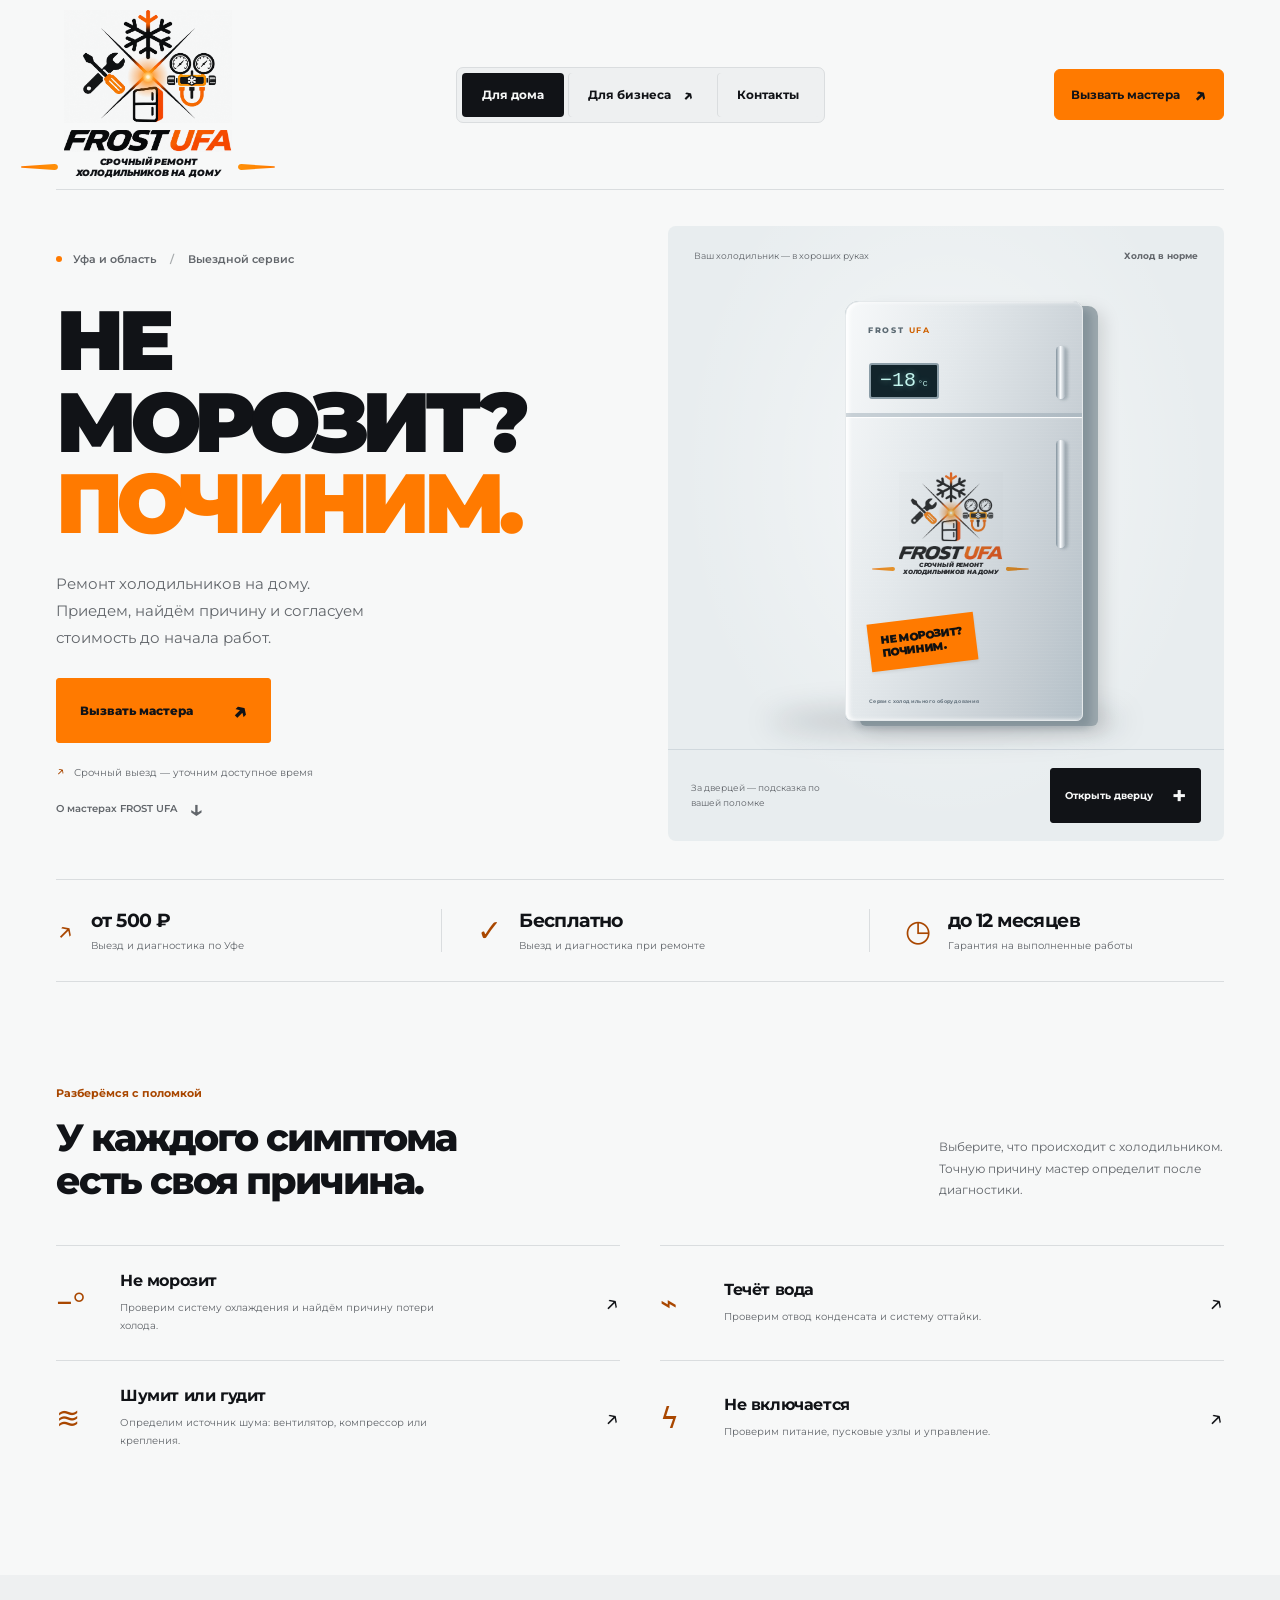
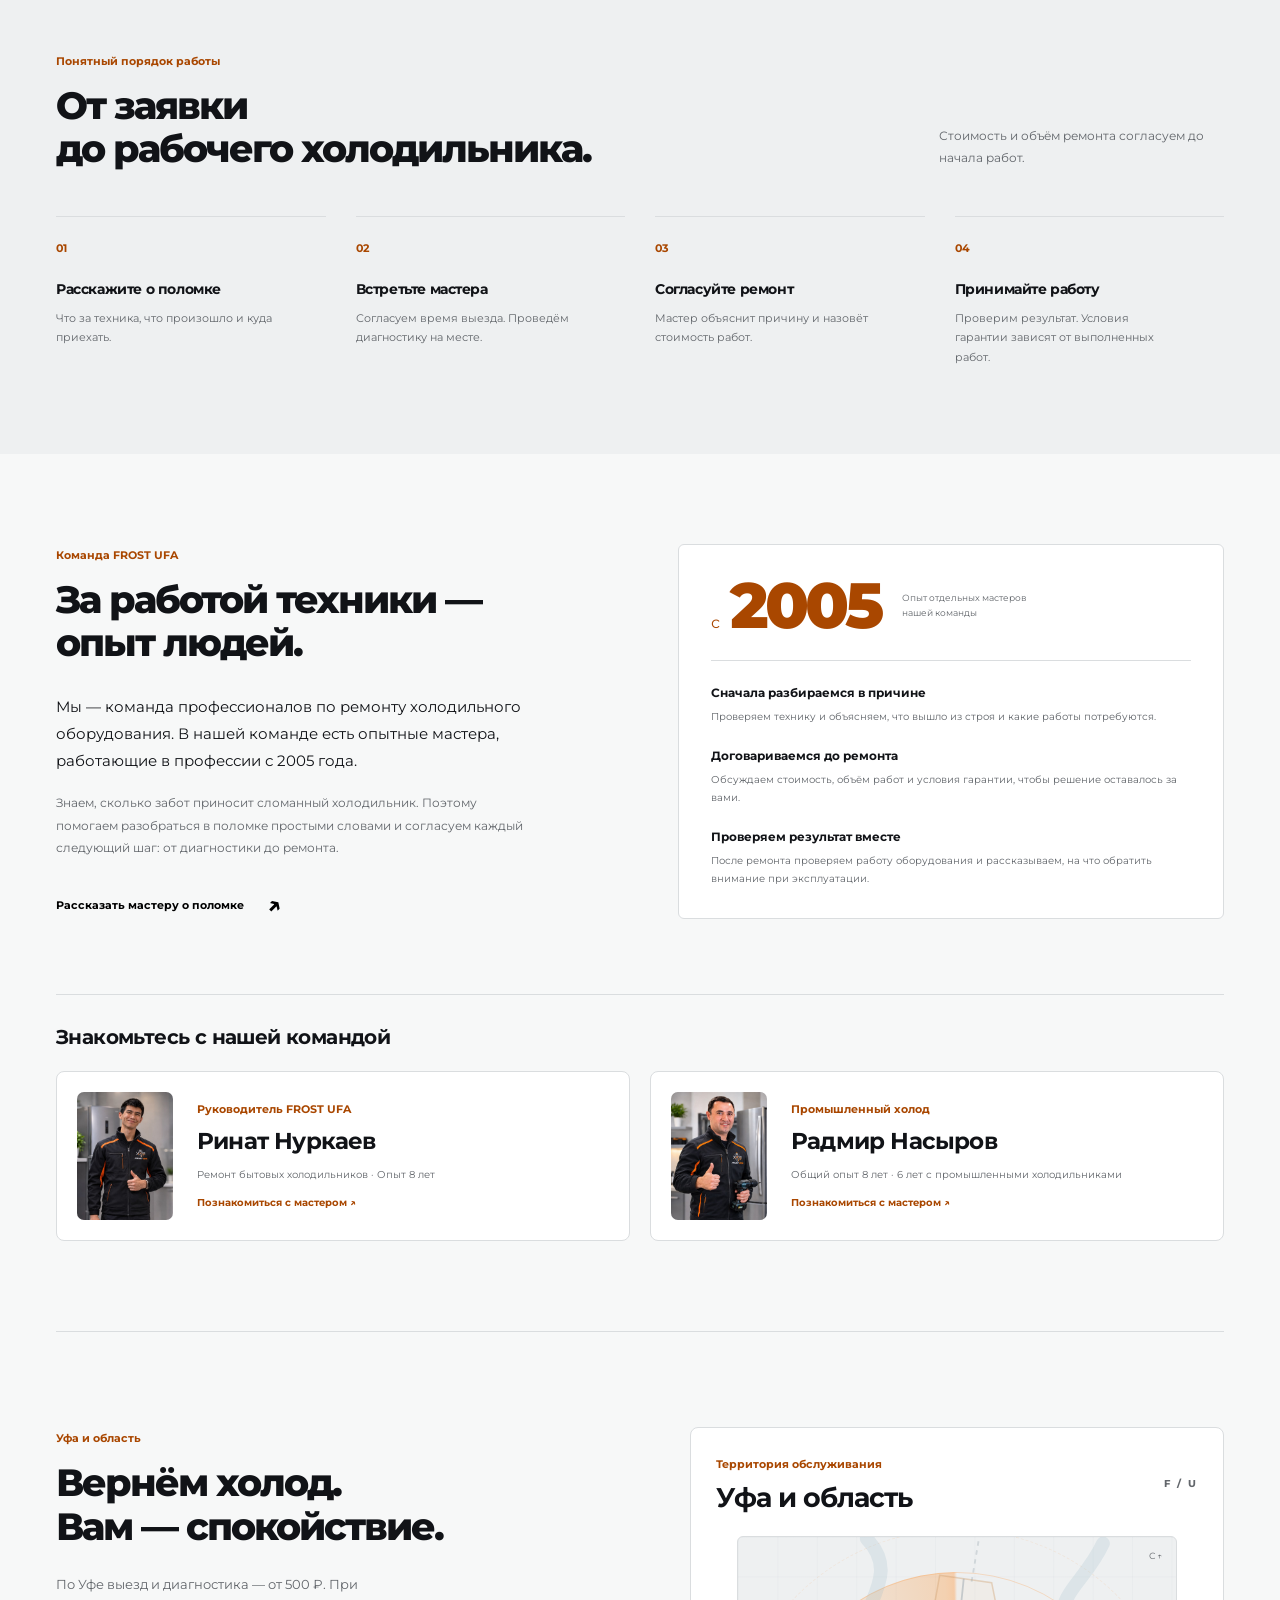
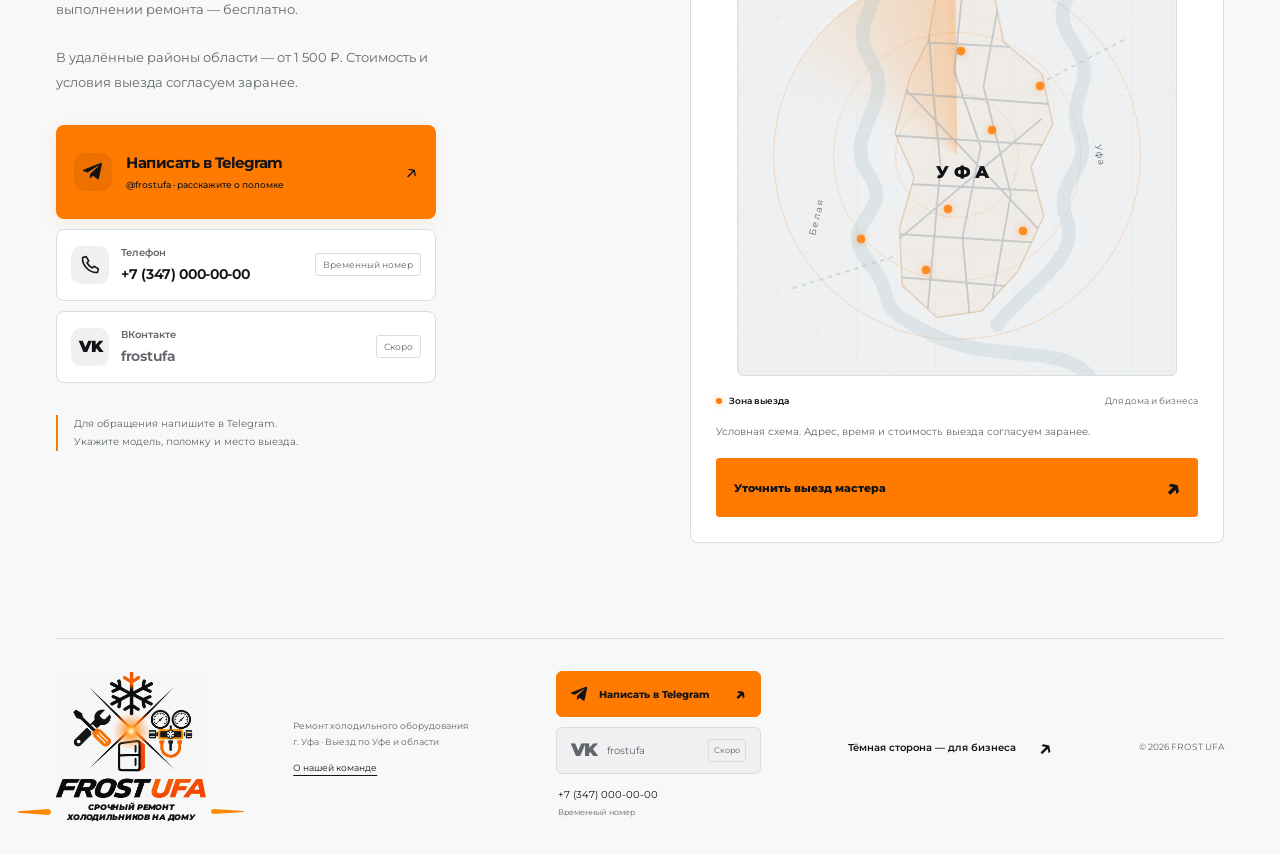
<file: index.html>
<!doctype html>
<html lang="ru"><head><meta charset="UTF-8"><meta name="viewport" content="width=device-width,initial-scale=1"><meta name="theme-color" content="#f7f8f8"><title>FROST UFA — ремонт холодильников на дому в Уфе</title><meta name="description" content="Выездной ремонт холодильников в Уфе и области. Выезд и диагностика по Уфе от 500 ₽, при ремонте бесплатно. Гарантия до 12 месяцев."><link rel="preconnect" href="https://fonts.googleapis.com"><link rel="preconnect" href="https://fonts.gstatic.com" crossorigin><link rel="stylesheet" href="https://fonts.googleapis.com/css2?family=Montserrat:wght@400;500;600;650;700;750;800;850;900&display=swap"><link rel="stylesheet" href="styles.css?v=20261103-24"><script src="app.js?v=20261103-21" defer></script><script src="seasons.js?v=20261103-20" defer></script><link rel="icon" href="favicon.ico?v=13" sizes="16x16 32x32 48x48"><link rel="icon" href="favicon.svg?v=13" type="image/svg+xml"><link rel="apple-touch-icon" href="apple-touch-icon.png?v=13" sizes="180x180"><script src="fridge-animation.js?v=20261103-17" defer></script><link rel="canonical" href="https://achtung666.github.io/-frostufa/"><meta property="og:type" content="website"><meta property="og:locale" content="ru_RU"><meta property="og:site_name" content="FROST UFA"><meta property="og:title" content="FROST UFA — ремонт холодильников на дому в Уфе"><meta property="og:description" content="Выездной ремонт холодильников в Уфе и области. Выезд и диагностика по Уфе от 500 ₽, при ремонте бесплатно. Гарантия до 12 месяцев."><meta property="og:url" content="https://achtung666.github.io/-frostufa/"><meta property="og:image" content="https://achtung666.github.io/-frostufa/assets/logo-light.png"><meta name="twitter:card" content="summary"></head><body data-mode="home"><div id="app">
<header class="header wrap">
 <a href="index.html" class="brand brand-artwork" aria-label="FROST UFA — главная"><span class="logo-lockup"><span class="logo-emblem" aria-hidden="true"><img class="brand-image" src="assets/logo-light.png" width="1254" height="1254" alt=""></span><span class="logo-name"><img class="brand-image" src="assets/logo-light.png" width="1254" height="1254" alt="FROST UFA"></span><span class="logo-caption"><span>Срочный ремонт<br>холодильников на дому</span></span></span></a>
 <nav class="audiences" aria-label="Навигация"><a href="index.html" aria-current="page">Для дома</a><a href="business.html" >Для бизнеса <span aria-hidden="true">↗</span></a><a href="#contacts" class="contacts-nav">Контакты</a></nav>
 <button type="button" id="openContactDialog" class="header-cta call-master-trigger" aria-haspopup="dialog" aria-controls="contactDialog">Вызвать мастера <span aria-hidden="true">↗</span></button>
</header>
<main>
 <section class="hero wrap" aria-labelledby="hero-title">
  <div class="hero-copy"><div class="location"><span></span> Уфа и область <i>/</i> Выездной сервис</div>
   <h1 id="hero-title">НЕ<br>МОРОЗИТ?<br><em>ПОЧИНИМ.</em></h1>
   <p class="intro">Ремонт холодильников на дому.<br>Приедем, найдём причину и согласуем<br class="desktop-break"> стоимость до начала работ.</p>
   <button type="button" class="button js-request-form">Вызвать мастера <span aria-hidden="true">↗</span></button>
   <p class="urgent"><span>↗</span> Срочный выезд — уточним доступное время</p>
   <a class="team-link" href="#team">О мастерах FROST UFA <span aria-hidden="true">↓</span></a>
  </div>
  <div class="showroom"><div class="scene-caption"><span>Ваш холодильник — в хороших руках</span><span class="serial thermal-status" id="fridgeStatus">Холод в норме</span></div>
   <div class="fridge-space"><div class="fridge home-fridge" id="fridge">
    
    <div class="inside"><div class="inner-light"></div><div class="inside-title">Что случилось?</div><div class="shelf-menu"><button type="button" data-choice="0"><span>Не морозит</span><span aria-hidden="true">↗</span></button><button type="button" data-choice="1"><span>Течёт вода</span><span aria-hidden="true">↗</span></button><button type="button" data-choice="2"><span>Шумит или гудит</span><span aria-hidden="true">↗</span></button><button type="button" data-choice="3"><span>Не включается</span><span aria-hidden="true">↗</span></button></div><div class="crisper"><span>FROST UFA</span><small>Холод вернётся.</small></div></div>
    <div class="fridge-door"><div class="door-grain"></div><span class="appliance-brand">FROST <b>UFA</b></span><span class="home-temperature"><span class="temperature-display" id="fridgeReadout" role="img" aria-label="Демонстрация температуры холодильника"><span id="fridgeTemperature" aria-hidden="true">−18</span><small aria-hidden="true">°C</small></span></span><span class="freezer-line"></span><span class="handle handle-top"></span><span class="handle handle-bottom"></span><div class="door-symbol"><span class="logo-lockup"><span class="logo-emblem" aria-hidden="true"><img class="brand-image" src="assets/logo-light.png" width="1254" height="1254" alt=""></span><span class="logo-name"><img class="brand-image" src="assets/logo-light.png" width="1254" height="1254" alt="FROST UFA"></span><span class="logo-caption"><span>Срочный ремонт<br>холодильников на дому</span></span></span></div><span class="door-sticker">НЕ МОРОЗИТ?<br>ПОЧИНИМ.</span><span class="door-bottom">Сервис холодильного оборудования</span></div>
   </div></div>
   <div class="scene-controls"><span class="scene-help" id="sceneHelp">За дверцей — подсказка по вашей поломке</span><button type="button" class="door-toggle" id="doorToggle" aria-expanded="false" aria-controls="fridge">Открыть дверцу <span aria-hidden="true">+</span></button></div>
  </div>
 </section>
 <section class="conditions wrap" aria-label="Условия выезда"><div><span class="condition-icon">↗</span><p><strong>от 500 ₽</strong><span>Выезд и диагностика по Уфе</span></p></div><div><span class="condition-icon">✓</span><p><strong>Бесплатно</strong><span>Выезд и диагностика при ремонте</span></p></div><div><span class="condition-icon">◷</span><p><strong>до 12 месяцев</strong><span>Гарантия на выполненные работы</span></p></div></section>
 <section class="service-section wrap" id="services"><div class="section-heading"><div><span class="section-kicker">Разберёмся с поломкой</span><h2>У каждого симптома<br>есть своя причина.</h2></div><p>Выберите, что происходит с холодильником. Точную причину мастер определит после диагностики.</p></div>
  <div class="service-list"><button type="button" class="service" data-choice="0"><span class="service-sign">−°</span><span><strong>Не морозит</strong><small>Проверим систему охлаждения и найдём причину потери холода.</small></span><span aria-hidden="true">↗</span></button><button type="button" class="service" data-choice="1"><span class="service-sign">⌁</span><span><strong>Течёт вода</strong><small>Проверим отвод конденсата и систему оттайки.</small></span><span aria-hidden="true">↗</span></button><button type="button" class="service" data-choice="2"><span class="service-sign">≋</span><span><strong>Шумит или гудит</strong><small>Определим источник шума: вентилятор, компрессор или крепления.</small></span><span aria-hidden="true">↗</span></button><button type="button" class="service" data-choice="3"><span class="service-sign">ϟ</span><span><strong>Не включается</strong><small>Проверим питание, пусковые узлы и управление.</small></span><span aria-hidden="true">↗</span></button></div>
 </section>
 <section class="process-section"><div class="wrap"><div class="section-heading"><div><span class="section-kicker">Понятный порядок работы</span><h2>От заявки<br>до рабочего холодильника.</h2></div><p>Стоимость и объём ремонта согласуем до начала работ.</p></div><ol class="steps"><li><span>01</span><h3>Расскажите о поломке</h3><p>Что за техника, что произошло и куда приехать.</p></li><li><span>02</span><h3>Встретьте мастера</h3><p>Согласуем время выезда. Проведём диагностику на месте.</p></li><li><span>03</span><h3>Согласуйте ремонт</h3><p>Мастер объяснит причину и назовёт стоимость работ.</p></li><li><span>04</span><h3>Принимайте работу</h3><p>Проверим результат. Условия гарантии зависят от выполненных работ.</p></li></ol></div></section>
 <section class="team-section wrap" id="team" aria-labelledby="team-title">
  <div class="team-intro"><span class="section-kicker">Команда FROST UFA</span><h2 id="team-title">За работой техники —<br>опыт людей.</h2><p class="team-lead">Мы — команда профессионалов по ремонту холодильного оборудования. В нашей команде есть опытные мастера, работающие в профессии с 2005 года.</p><p>Знаем, сколько забот приносит сломанный холодильник. Поэтому помогаем разобраться в поломке простыми словами и согласуем каждый следующий шаг: от диагностики до ремонта.</p><button type="button" class="team-contact js-request-form">Рассказать мастеру о поломке <span aria-hidden="true">↗</span></button></div>
  <div class="team-practice"><div class="experience-mark"><span>с</span><strong>2005</strong><p>Опыт отдельных мастеров<br>нашей команды</p></div><div class="team-principles"><article><h3>Сначала разбираемся в причине</h3><p>Проверяем технику и объясняем, что вышло из строя и какие работы потребуются.</p></article><article><h3>Договариваемся до ремонта</h3><p>Обсуждаем стоимость, объём работ и условия гарантии, чтобы решение оставалось за вами.</p></article><article><h3>Проверяем результат вместе</h3><p>После ремонта проверяем работу оборудования и рассказываем, на что обратить внимание при эксплуатации.</p></article></div></div>
  <div class="team-members"><h3>Знакомьтесь с нашей командой</h3><div class="team-members-grid"><a class="team-member" href="master-1.html"><span class="master-photo team-member-photo"><img src="assets/rinat-uniform.jpg" width="600" height="800" alt="Ринат Нуркаев" loading="lazy" decoding="async"></span><span class="team-member-copy"><span class="section-kicker">Руководитель FROST UFA</span><strong>Ринат Нуркаев</strong><span>Ремонт бытовых холодильников · Опыт 8 лет</span><span class="team-member-link">Познакомиться с мастером ↗</span></span></a><a class="team-member" href="master-2.html"><span class="master-photo team-member-photo"><img src="assets/radmir-uniform.jpg" width="600" height="800" alt="Радмир Насыров" loading="lazy" decoding="async"></span><span class="team-member-copy"><span class="section-kicker">Промышленный холод</span><strong>Радмир Насыров</strong><span>Общий опыт 8 лет · 6 лет с промышленными холодильниками</span><span class="team-member-link">Познакомиться с мастером ↗</span></span></a></div></div>
 </section>
 <section class="request-section wrap" id="request"><div class="request-copy"><span class="section-kicker">Уфа и область</span><h2>Вернём холод.<br>Вам — спокойствие.</h2><p>По Уфе выезд и диагностика — от 500 ₽. При выполнении ремонта — бесплатно.</p><p>В удалённые районы области — от 1 500 ₽. Стоимость и условия выезда согласуем заранее.</p><div class="contact-details" id="contacts"><a class="telegram-contact" href="https://t.me/frostufa" target="_blank" rel="noopener noreferrer"><span class="contact-icon telegram-icon"><svg viewBox="0 0 24 24" fill="currentColor" aria-hidden="true"><path d="M21.6 3.4 18.2 20c-.2 1-1 1.2-1.7.7l-5.2-3.8-2.5 2.4c-.3.3-.5.5-1 .5l.4-5.3L18 5.6c.4-.4-.1-.6-.6-.3L5.2 13l-5-1.6c-1-.3-1-1 .2-1.5L20 2.4c.9-.3 1.7.2 1.6 1Z"/></svg></span><span class="contact-copy"><strong>Написать в Telegram</strong><small>@frostufa · расскажите о поломке</small></span><span aria-hidden="true">↗</span></a><div class="contact-row"><span class="contact-icon"><svg viewBox="0 0 24 24" fill="none" stroke="currentColor" stroke-width="1.8" stroke-linecap="round" stroke-linejoin="round" aria-hidden="true"><path d="m7 3 3 5-2 2a15 15 0 0 0 6 6l2-2 5 3-1 4C11 22 2 13 3 4Z"/></svg></span><span class="contact-copy"><small>Телефон</small><strong>+7 (347) 000-00-00</strong></span><span class="contact-status">Временный номер</span></div><div class="contact-row contact-pending"><span class="contact-icon vk-icon" aria-hidden="true">VK</span><span class="contact-copy"><small>ВКонтакте</small><strong>frostufa</strong></span><span class="contact-status">Скоро</span></div></div><div class="contact-note">Для обращения напишите в Telegram.<br>Укажите модель, поломку и место выезда.</div></div>
 <aside class="coverage-card" aria-labelledby="coverageTitle"><div class="coverage-heading"><div><span class="section-kicker">Территория обслуживания</span><h3 id="coverageTitle">Уфа и область</h3></div><span class="coverage-mark" aria-hidden="true">F / U</span></div><div class="radar-stage"><svg class="coverage-map" viewBox="0 0 480 480" role="img" aria-label="Схематичная карта Уфы и территории выезда"><defs><clipPath id="ufa-streets"><path d="M221 42 278 50 291 115 333 150 345 205 321 252 335 306 307 366 267 410 218 417 180 382 177 319 193 263 172 215 189 152 208 115Z"/></clipPath></defs><g class="map-rivers" fill="none" stroke-linecap="round"><path d="M141 2C187 49 113 87 145 134S111 216 143 260 105 310 143 356 139 399 209 434 356 444 385 482"/><path d="M400 7C378 55 335 70 367 115S358 171 374 214 344 265 360 309 320 380 284 425"/></g><path class="map-land" d="M221 42 278 50 291 115 333 150 345 205 321 252 335 306 307 366 267 410 218 417 180 382 177 319 193 263 172 215 189 152 208 115Z"/><g class="map-streets" clip-path="url(#ufa-streets)" fill="none"><path d="M250 20 237 147 266 230 246 329 256 440M205 50 214 172 222 251 208 407M288 60 269 164 299 282 278 402M160 113 344 123M150 169 354 184M143 216 370 230M155 269 364 280M150 324 360 337M180 373 333 386M165 147 331 322M174 333 333 199"/></g><text class="map-city-label" x="249" y="264" text-anchor="middle">УФА</text><text class="map-water-label" x="84" y="328" transform="rotate(-76 84 328)">Белая</text><text class="map-water-label" x="391" y="228" transform="rotate(80 391 228)">Уфа</text><path class="map-road-outside" d="M60 385 175 349M330 161 426 111M256 49 264 2" fill="none"/></svg><div class="radar-rings" aria-hidden="true"><i></i><i></i><i></i></div><div class="radar-sweep" aria-hidden="true"></div><i class="radar-point" style="left:51%;top:26%;--pulse-delay:0s" aria-hidden="true"></i><i class="radar-point" style="left:58%;top:44%;--pulse-delay:1.2s" aria-hidden="true"></i><i class="radar-point" style="left:48%;top:62%;--pulse-delay:2.4s" aria-hidden="true"></i><i class="radar-point" style="left:43%;top:76%;--pulse-delay:3.7s" aria-hidden="true"></i><i class="radar-point" style="left:65%;top:67%;--pulse-delay:4.9s" aria-hidden="true"></i><i class="radar-point" style="left:28%;top:69%;--pulse-delay:6.1s" aria-hidden="true"></i><i class="radar-point" style="left:69%;top:34%;--pulse-delay:7.2s" aria-hidden="true"></i><span class="radar-compass" aria-hidden="true">С ↑</span></div><div class="coverage-legend"><span><i aria-hidden="true"></i> Зона выезда</span><span>Для дома и бизнеса</span></div><p class="coverage-note">Условная схема. Адрес, время и стоимость выезда согласуем заранее.</p><button type="button" class="button radar-request js-request-form">Уточнить выезд мастера <span aria-hidden="true">↗</span></button></aside>
 </section>
</main>
<footer class="wrap"><a class="footer-logo" href="index.html"><span class="logo-lockup"><span class="logo-emblem" aria-hidden="true"><img class="brand-image" src="assets/logo-light.png" width="1254" height="1254" alt=""></span><span class="logo-name"><img class="brand-image" src="assets/logo-light.png" width="1254" height="1254" alt="FROST UFA"></span><span class="logo-caption"><span>Срочный ремонт<br>холодильников на дому</span></span></span></a><p>Ремонт холодильного оборудования<br>г. Уфа · Выезд по Уфе и области<br><a class="footer-team-link" href="#team">О нашей команде</a></p><div class="footer-contacts"><a class="social-button social-telegram" href="https://t.me/frostufa" target="_blank" rel="noopener noreferrer"><svg viewBox="0 0 24 24" fill="currentColor" aria-hidden="true"><path d="M21.6 3.4 18.2 20c-.2 1-1 1.2-1.7.7l-5.2-3.8-2.5 2.4c-.3.3-.5.5-1 .5l.4-5.3L18 5.6c.4-.4-.1-.6-.6-.3L5.2 13l-5-1.6c-1-.3-1-1 .2-1.5L20 2.4c.9-.3 1.7.2 1.6 1Z"/></svg><span>Написать в Telegram</span><span aria-hidden="true">↗</span></a><span class="social-button social-pending"><span class="vk-mark" aria-hidden="true">VK</span><span>frostufa</span><small>Скоро</small></span><span class="footer-phone">+7 (347) 000-00-00<small>Временный номер</small></span></div><a class="other-side" href="business.html">Тёмная сторона — для бизнеса <span aria-hidden="true">↗</span></a><small>© 2026 FROST UFA</small></footer>
<dialog class="call-contact-dialog" id="contactDialog" aria-labelledby="contactDialogTitle" aria-describedby="contactDialogDescription"><div class="call-dialog-header"><h2 id="contactDialogTitle">Вызвать мастера</h2><button class="contact-close" id="closeContactDialog" type="button" aria-label="Закрыть окно связи">×</button></div><div class="call-dialog-body"><p id="contactDialogDescription">Выберите удобный способ связи.</p><button type="button" class="contact-option contact-option-primary" id="chooseServiceRequest"><span class="contact-option-icon"><svg viewBox="0 0 24 24" fill="none" stroke="currentColor" stroke-width="1.8" stroke-linecap="round" stroke-linejoin="round" aria-hidden="true"><path d="m7 3 3 5-2 2a15 15 0 0 0 6 6l2-2 5 3-1 4C11 22 2 13 3 4Z"/></svg></span><span><strong>Вызвать мастера</strong><small>Заполнить форму здесь, на сайте</small></span><span aria-hidden="true">↗</span></button><button type="button" class="contact-option" id="chooseCallback"><span class="contact-option-icon"><svg viewBox="0 0 24 24" fill="none" stroke="currentColor" stroke-width="1.8" stroke-linecap="round" stroke-linejoin="round" aria-hidden="true"><path d="m7 3 3 5-2 2a15 15 0 0 0 6 6l2-2 5 3-1 4C11 22 2 13 3 4Z"/></svg></span><span><strong>Заказать обратный звонок</strong><small>Подготовить запрос с вашим номером</small></span><span aria-hidden="true">↗</span></button><button type="button" class="contact-option contact-option-unavailable" disabled><span class="contact-option-icon"><svg viewBox="0 0 24 24" fill="none" stroke="currentColor" stroke-width="1.8" stroke-linecap="round" stroke-linejoin="round" aria-hidden="true"><path d="m7 3 3 5-2 2a15 15 0 0 0 6 6l2-2 5 3-1 4C11 22 2 13 3 4Z"/></svg></span><span><strong>Позвонить нам</strong><small>Номер подключается</small></span></button><a class="contact-option" href="https://t.me/frostufa" target="_blank" rel="noopener noreferrer"><span class="contact-option-icon"><svg viewBox="0 0 24 24" fill="currentColor" aria-hidden="true"><path d="M21.6 3.4 18.2 20c-.2 1-1 1.2-1.7.7l-5.2-3.8-2.5 2.4c-.3.3-.5.5-1 .5l.4-5.3L18 5.6c.4-.4-.1-.6-.6-.3L5.2 13l-5-1.6c-1-.3-1-1 .2-1.5L20 2.4c.9-.3 1.7.2 1.6 1Z"/></svg></span><span><strong>Написать в Telegram</strong><small>@frostufa · напрямую команде</small></span><span aria-hidden="true">↗</span></a><p class="callback-disclaimer">Запрос на звонок нужно отправить в Telegram после подготовки текста.</p></div></dialog><dialog class="request-dialog" id="requestDialog" aria-labelledby="requestDialogTitle"><div class="call-dialog-header"><h2 id="requestDialogTitle">Вызвать мастера</h2><button class="contact-close" id="closeRequestDialog" type="button" aria-label="Закрыть форму">×</button></div><form id="requestForm"><label for="customer">Ваше имя</label><input id="customer" name="customer" autocomplete="name" placeholder="Как к вам обращаться" required maxlength="100"><label for="requestPhone" id="requestPhoneLabel">Телефон для связи (необязательно)</label><input id="requestPhone" name="phone" type="tel" autocomplete="tel" placeholder="+7 (___) ___-__-__" minlength="6" maxlength="30"><label for="district">Район или населённый пункт</label><input id="district" name="district" autocomplete="address-level2" placeholder="Например, Уфа, Сипайлово" required maxlength="150"><label for="issue">Что случилось с холодильником</label><textarea id="issue" name="issue" placeholder="Модель и признаки неисправности, если знаете" required maxlength="1500"></textarea><button class="button" type="submit">Подготовить обращение <span aria-hidden="true">↗</span></button><p class="form-note" id="formDeliveryNote">Форма подготовит текст. Скопируйте его и отправьте в Telegram.</p><div id="requestResult" hidden><label for="preparedText">Текст вашего обращения</label><textarea id="preparedText" readonly rows="7"></textarea><button type="button" id="copyRequest" class="copy-button">Скопировать текст</button><p role="status" id="copyStatus"></p><a class="form-telegram" href="https://t.me/frostufa" target="_blank" rel="noopener noreferrer"><svg viewBox="0 0 24 24" fill="currentColor" aria-hidden="true"><path d="M21.6 3.4 18.2 20c-.2 1-1 1.2-1.7.7l-5.2-3.8-2.5 2.4c-.3.3-.5.5-1 .5l.4-5.3L18 5.6c.4-.4-.1-.6-.6-.3L5.2 13l-5-1.6c-1-.3-1-1 .2-1.5L20 2.4c.9-.3 1.7.2 1.6 1Z"/></svg><span>Перейти в Telegram</span><span aria-hidden="true">↗</span></a></div></form></dialog>
<dialog id="issueDialog"><button class="dialog-close" type="button" aria-label="Закрыть">×</button><span class="section-kicker">Знакомая проблема?</span><h2 id="issueTitle"></h2><p id="issueText"></p><p class="dialog-price">Выезд и диагностика по Уфе от 500 ₽.<br>При ремонте — бесплатно.</p><button class="button" id="chooseIssue" type="button">Добавить в обращение <span aria-hidden="true">↗</span></button></dialog></div><noscript><p class="wrap">Для открытия дверцы и формы включите JavaScript. Связаться с мастером можно в <a href="https://t.me/frostufa">Telegram @frostufa</a>.</p></noscript></body></html>
</file>
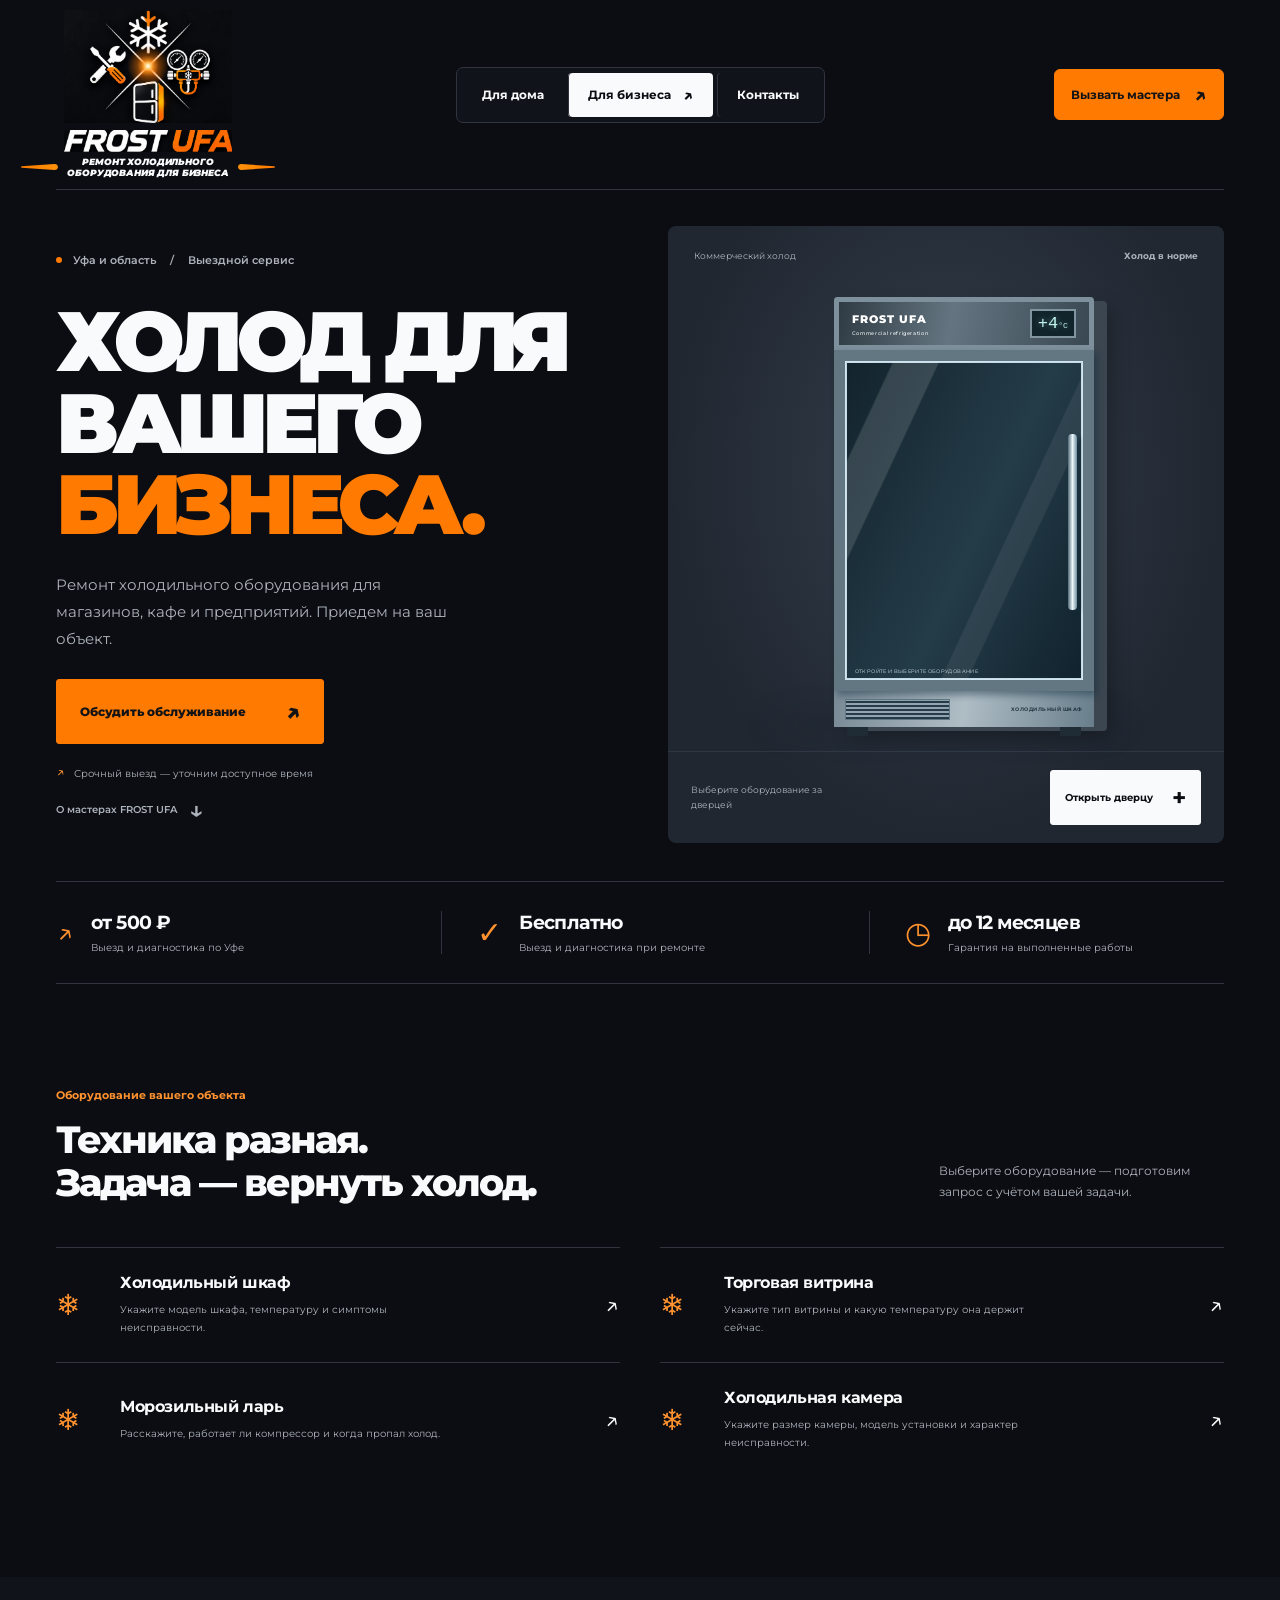
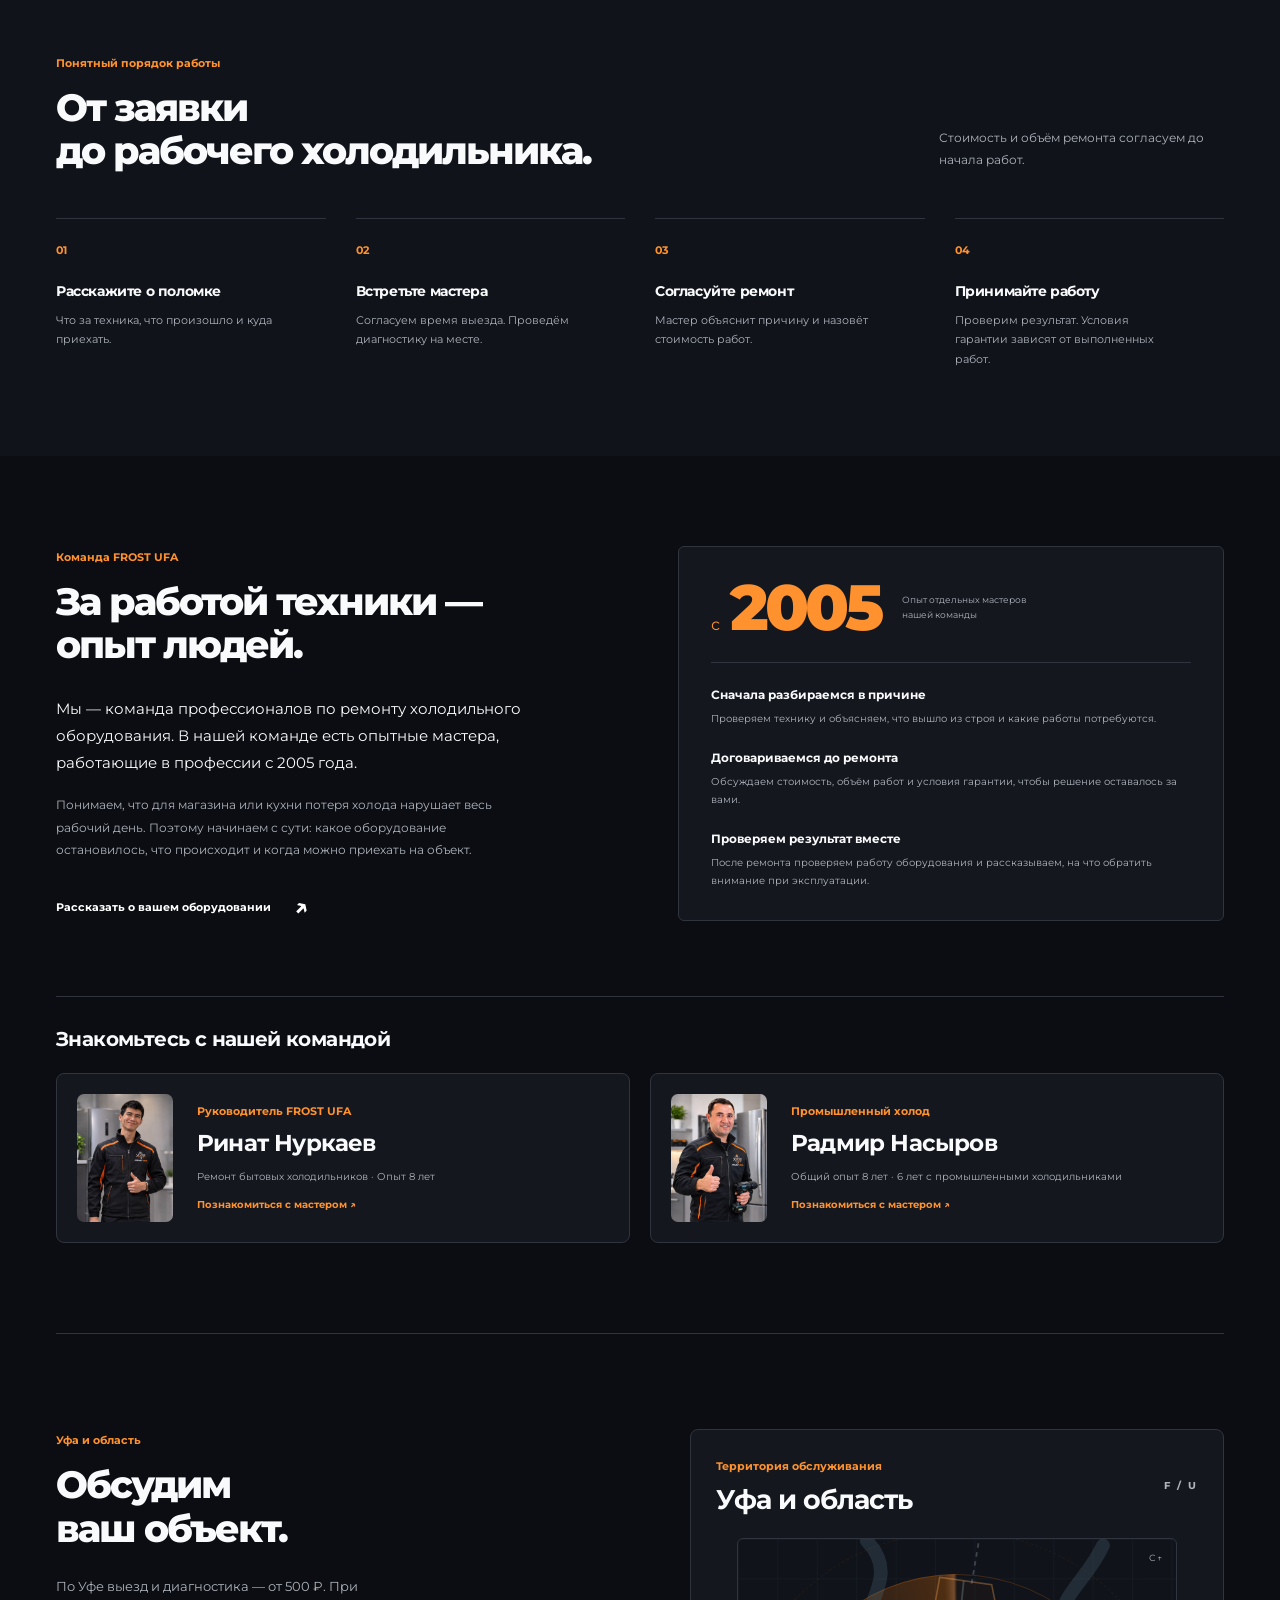
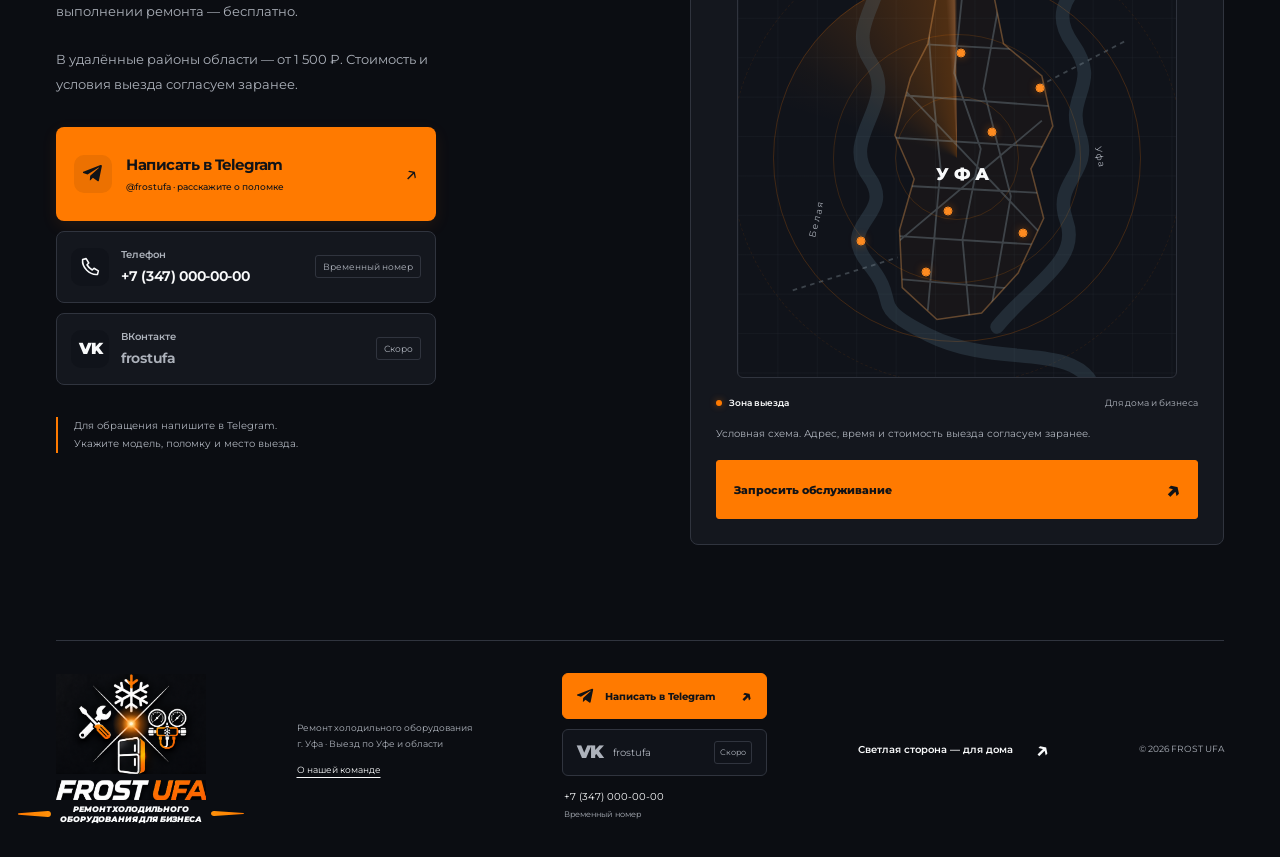
<file: business.html>
<!doctype html>
<html lang="ru"><head><meta charset="UTF-8"><meta name="viewport" content="width=device-width,initial-scale=1"><meta name="theme-color" content="#0b0d12"><title>FROST UFA BUSINESS — ремонт холодильного оборудования в Уфе</title><meta name="description" content="Выездной ремонт холодильного оборудования для организаций в Уфе и области. Торговые витрины, холодильные шкафы, лари и камеры."><link rel="preconnect" href="https://fonts.googleapis.com"><link rel="preconnect" href="https://fonts.gstatic.com" crossorigin><link rel="stylesheet" href="https://fonts.googleapis.com/css2?family=Montserrat:wght@400;500;600;650;700;750;800;850;900&display=swap"><link rel="stylesheet" href="styles.css?v=20261103-24"><script src="app.js?v=20261103-21" defer></script><script src="seasons.js?v=20261103-20" defer></script><link rel="icon" href="favicon.ico?v=13" sizes="16x16 32x32 48x48"><link rel="icon" href="favicon.svg?v=13" type="image/svg+xml"><link rel="apple-touch-icon" href="apple-touch-icon.png?v=13" sizes="180x180"><script src="fridge-animation.js?v=20261103-17" defer></script><link rel="canonical" href="https://achtung666.github.io/-frostufa/business.html"><meta property="og:type" content="website"><meta property="og:locale" content="ru_RU"><meta property="og:site_name" content="FROST UFA"><meta property="og:title" content="FROST UFA BUSINESS — ремонт холодильного оборудования в Уфе"><meta property="og:description" content="Выездной ремонт холодильного оборудования для организаций в Уфе и области. Торговые витрины, холодильные шкафы, лари и камеры."><meta property="og:url" content="https://achtung666.github.io/-frostufa/business.html"><meta property="og:image" content="https://achtung666.github.io/-frostufa/assets/logo-light.png"><meta name="twitter:card" content="summary"></head><body data-mode="business"><div id="app">
<header class="header wrap">
 <a href="business.html" class="brand brand-artwork" aria-label="FROST UFA — главная"><span class="logo-lockup"><span class="logo-emblem" aria-hidden="true"><img class="brand-image" src="assets/logo-dark.png" width="1245" height="895" alt=""></span><span class="logo-name"><img class="brand-image" src="assets/logo-dark.png" width="1245" height="895" alt="FROST UFA"></span><span class="logo-caption"><span>Ремонт холодильного<br>оборудования для бизнеса</span></span></span></a>
 <nav class="audiences" aria-label="Навигация"><a href="index.html" >Для дома</a><a href="business.html" aria-current="page">Для бизнеса <span aria-hidden="true">↗</span></a><a href="#contacts" class="contacts-nav">Контакты</a></nav>
 <button type="button" id="openContactDialog" class="header-cta call-master-trigger" aria-haspopup="dialog" aria-controls="contactDialog">Вызвать мастера <span aria-hidden="true">↗</span></button>
</header>
<main>
 <section class="hero wrap" aria-labelledby="hero-title">
  <div class="hero-copy"><div class="location"><span></span> Уфа и область <i>/</i> Выездной сервис</div>
   <h1 id="hero-title">ХОЛОД ДЛЯ<br>ВАШЕГО<br><em>БИЗНЕСА.</em></h1>
   <p class="intro">Ремонт холодильного оборудования для магазинов, кафе и предприятий. Приедем на ваш объект.</p>
   <button type="button" class="button js-request-form">Обсудить обслуживание <span aria-hidden="true">↗</span></button>
   <p class="urgent"><span>↗</span> Срочный выезд — уточним доступное время</p>
   <a class="team-link" href="#team">О мастерах FROST UFA <span aria-hidden="true">↓</span></a>
  </div>
  <div class="showroom"><div class="scene-caption"><span>Коммерческий холод</span><span class="serial thermal-status" id="fridgeStatus">Холод в норме</span></div>
   <div class="fridge-space"><div class="fridge commercial-fridge" id="fridge">
    <div class="cabinet-canopy"><span>FROST UFA<small>Commercial refrigeration</small></span><span class="temperature-display" id="fridgeReadout" role="img" aria-label="Демонстрация температуры холодильника"><span id="fridgeTemperature" aria-hidden="true">+4</span><small aria-hidden="true">°C</small></span></div><div class="cabinet-plinth"><span class="vent-grille"></span><span class="cabinet-label">Холодильный шкаф</span></div><span class="cabinet-foot foot-left"></span><span class="cabinet-foot foot-right"></span>
    <div class="inside"><div class="inner-light"></div><div class="inside-title">Что нужно отремонтировать?</div><div class="shelf-menu"><button type="button" data-choice="0"><span>Холодильный шкаф</span><span aria-hidden="true">↗</span></button><button type="button" data-choice="1"><span>Торговая витрина</span><span aria-hidden="true">↗</span></button><button type="button" data-choice="2"><span>Морозильный ларь</span><span aria-hidden="true">↗</span></button><button type="button" data-choice="3"><span>Холодильная камера</span><span aria-hidden="true">↗</span></button></div><div class="crisper"><span>FROST UFA</span><small>Холод вернётся.</small></div></div>
    <div class="fridge-door"><div class="glass-reflection"></div><span class="commercial-handle"></span><span class="glass-caption">Откройте и выберите оборудование</span></div>
   </div></div>
   <div class="scene-controls"><span class="scene-help" id="sceneHelp">Выберите оборудование за дверцей</span><button type="button" class="door-toggle" id="doorToggle" aria-expanded="false" aria-controls="fridge">Открыть дверцу <span aria-hidden="true">+</span></button></div>
  </div>
 </section>
 <section class="conditions wrap" aria-label="Условия выезда"><div><span class="condition-icon">↗</span><p><strong>от 500 ₽</strong><span>Выезд и диагностика по Уфе</span></p></div><div><span class="condition-icon">✓</span><p><strong>Бесплатно</strong><span>Выезд и диагностика при ремонте</span></p></div><div><span class="condition-icon">◷</span><p><strong>до 12 месяцев</strong><span>Гарантия на выполненные работы</span></p></div></section>
 <section class="service-section wrap" id="services"><div class="section-heading"><div><span class="section-kicker">Оборудование вашего объекта</span><h2>Техника разная.<br>Задача — вернуть холод.</h2></div><p>Выберите оборудование — подготовим запрос с учётом вашей задачи.</p></div>
  <div class="service-list"><button type="button" class="service" data-choice="0"><span class="service-sign">❄</span><span><strong>Холодильный шкаф</strong><small>Укажите модель шкафа, температуру и симптомы неисправности.</small></span><span aria-hidden="true">↗</span></button><button type="button" class="service" data-choice="1"><span class="service-sign">❄</span><span><strong>Торговая витрина</strong><small>Укажите тип витрины и какую температуру она держит сейчас.</small></span><span aria-hidden="true">↗</span></button><button type="button" class="service" data-choice="2"><span class="service-sign">❄</span><span><strong>Морозильный ларь</strong><small>Расскажите, работает ли компрессор и когда пропал холод.</small></span><span aria-hidden="true">↗</span></button><button type="button" class="service" data-choice="3"><span class="service-sign">❄</span><span><strong>Холодильная камера</strong><small>Укажите размер камеры, модель установки и характер неисправности.</small></span><span aria-hidden="true">↗</span></button></div>
 </section>
 <section class="process-section"><div class="wrap"><div class="section-heading"><div><span class="section-kicker">Понятный порядок работы</span><h2>От заявки<br>до рабочего холодильника.</h2></div><p>Стоимость и объём ремонта согласуем до начала работ.</p></div><ol class="steps"><li><span>01</span><h3>Расскажите о поломке</h3><p>Что за техника, что произошло и куда приехать.</p></li><li><span>02</span><h3>Встретьте мастера</h3><p>Согласуем время выезда. Проведём диагностику на месте.</p></li><li><span>03</span><h3>Согласуйте ремонт</h3><p>Мастер объяснит причину и назовёт стоимость работ.</p></li><li><span>04</span><h3>Принимайте работу</h3><p>Проверим результат. Условия гарантии зависят от выполненных работ.</p></li></ol></div></section>
 <section class="team-section wrap" id="team" aria-labelledby="team-title">
  <div class="team-intro"><span class="section-kicker">Команда FROST UFA</span><h2 id="team-title">За работой техники —<br>опыт людей.</h2><p class="team-lead">Мы — команда профессионалов по ремонту холодильного оборудования. В нашей команде есть опытные мастера, работающие в профессии с 2005 года.</p><p>Понимаем, что для магазина или кухни потеря холода нарушает весь рабочий день. Поэтому начинаем с сути: какое оборудование остановилось, что происходит и когда можно приехать на объект.</p><button type="button" class="team-contact js-request-form">Рассказать о вашем оборудовании <span aria-hidden="true">↗</span></button></div>
  <div class="team-practice"><div class="experience-mark"><span>с</span><strong>2005</strong><p>Опыт отдельных мастеров<br>нашей команды</p></div><div class="team-principles"><article><h3>Сначала разбираемся в причине</h3><p>Проверяем технику и объясняем, что вышло из строя и какие работы потребуются.</p></article><article><h3>Договариваемся до ремонта</h3><p>Обсуждаем стоимость, объём работ и условия гарантии, чтобы решение оставалось за вами.</p></article><article><h3>Проверяем результат вместе</h3><p>После ремонта проверяем работу оборудования и рассказываем, на что обратить внимание при эксплуатации.</p></article></div></div>
  <div class="team-members"><h3>Знакомьтесь с нашей командой</h3><div class="team-members-grid"><a class="team-member" href="master-1.html"><span class="master-photo team-member-photo"><img src="assets/rinat-uniform.jpg" width="600" height="800" alt="Ринат Нуркаев" loading="lazy" decoding="async"></span><span class="team-member-copy"><span class="section-kicker">Руководитель FROST UFA</span><strong>Ринат Нуркаев</strong><span>Ремонт бытовых холодильников · Опыт 8 лет</span><span class="team-member-link">Познакомиться с мастером ↗</span></span></a><a class="team-member" href="master-2.html"><span class="master-photo team-member-photo"><img src="assets/radmir-uniform.jpg" width="600" height="800" alt="Радмир Насыров" loading="lazy" decoding="async"></span><span class="team-member-copy"><span class="section-kicker">Промышленный холод</span><strong>Радмир Насыров</strong><span>Общий опыт 8 лет · 6 лет с промышленными холодильниками</span><span class="team-member-link">Познакомиться с мастером ↗</span></span></a></div></div>
 </section>
 <section class="request-section wrap" id="request"><div class="request-copy"><span class="section-kicker">Уфа и область</span><h2>Обсудим<br>ваш объект.</h2><p>По Уфе выезд и диагностика — от 500 ₽. При выполнении ремонта — бесплатно.</p><p>В удалённые районы области — от 1 500 ₽. Стоимость и условия выезда согласуем заранее.</p><div class="contact-details" id="contacts"><a class="telegram-contact" href="https://t.me/frostufa" target="_blank" rel="noopener noreferrer"><span class="contact-icon telegram-icon"><svg viewBox="0 0 24 24" fill="currentColor" aria-hidden="true"><path d="M21.6 3.4 18.2 20c-.2 1-1 1.2-1.7.7l-5.2-3.8-2.5 2.4c-.3.3-.5.5-1 .5l.4-5.3L18 5.6c.4-.4-.1-.6-.6-.3L5.2 13l-5-1.6c-1-.3-1-1 .2-1.5L20 2.4c.9-.3 1.7.2 1.6 1Z"/></svg></span><span class="contact-copy"><strong>Написать в Telegram</strong><small>@frostufa · расскажите о поломке</small></span><span aria-hidden="true">↗</span></a><div class="contact-row"><span class="contact-icon"><svg viewBox="0 0 24 24" fill="none" stroke="currentColor" stroke-width="1.8" stroke-linecap="round" stroke-linejoin="round" aria-hidden="true"><path d="m7 3 3 5-2 2a15 15 0 0 0 6 6l2-2 5 3-1 4C11 22 2 13 3 4Z"/></svg></span><span class="contact-copy"><small>Телефон</small><strong>+7 (347) 000-00-00</strong></span><span class="contact-status">Временный номер</span></div><div class="contact-row contact-pending"><span class="contact-icon vk-icon" aria-hidden="true">VK</span><span class="contact-copy"><small>ВКонтакте</small><strong>frostufa</strong></span><span class="contact-status">Скоро</span></div></div><div class="contact-note">Для обращения напишите в Telegram.<br>Укажите модель, поломку и место выезда.</div></div>
 <aside class="coverage-card" aria-labelledby="coverageTitle"><div class="coverage-heading"><div><span class="section-kicker">Территория обслуживания</span><h3 id="coverageTitle">Уфа и область</h3></div><span class="coverage-mark" aria-hidden="true">F / U</span></div><div class="radar-stage"><svg class="coverage-map" viewBox="0 0 480 480" role="img" aria-label="Схематичная карта Уфы и территории выезда"><defs><clipPath id="ufa-streets"><path d="M221 42 278 50 291 115 333 150 345 205 321 252 335 306 307 366 267 410 218 417 180 382 177 319 193 263 172 215 189 152 208 115Z"/></clipPath></defs><g class="map-rivers" fill="none" stroke-linecap="round"><path d="M141 2C187 49 113 87 145 134S111 216 143 260 105 310 143 356 139 399 209 434 356 444 385 482"/><path d="M400 7C378 55 335 70 367 115S358 171 374 214 344 265 360 309 320 380 284 425"/></g><path class="map-land" d="M221 42 278 50 291 115 333 150 345 205 321 252 335 306 307 366 267 410 218 417 180 382 177 319 193 263 172 215 189 152 208 115Z"/><g class="map-streets" clip-path="url(#ufa-streets)" fill="none"><path d="M250 20 237 147 266 230 246 329 256 440M205 50 214 172 222 251 208 407M288 60 269 164 299 282 278 402M160 113 344 123M150 169 354 184M143 216 370 230M155 269 364 280M150 324 360 337M180 373 333 386M165 147 331 322M174 333 333 199"/></g><text class="map-city-label" x="249" y="264" text-anchor="middle">УФА</text><text class="map-water-label" x="84" y="328" transform="rotate(-76 84 328)">Белая</text><text class="map-water-label" x="391" y="228" transform="rotate(80 391 228)">Уфа</text><path class="map-road-outside" d="M60 385 175 349M330 161 426 111M256 49 264 2" fill="none"/></svg><div class="radar-rings" aria-hidden="true"><i></i><i></i><i></i></div><div class="radar-sweep" aria-hidden="true"></div><i class="radar-point" style="left:51%;top:26%;--pulse-delay:0s" aria-hidden="true"></i><i class="radar-point" style="left:58%;top:44%;--pulse-delay:1.2s" aria-hidden="true"></i><i class="radar-point" style="left:48%;top:62%;--pulse-delay:2.4s" aria-hidden="true"></i><i class="radar-point" style="left:43%;top:76%;--pulse-delay:3.7s" aria-hidden="true"></i><i class="radar-point" style="left:65%;top:67%;--pulse-delay:4.9s" aria-hidden="true"></i><i class="radar-point" style="left:28%;top:69%;--pulse-delay:6.1s" aria-hidden="true"></i><i class="radar-point" style="left:69%;top:34%;--pulse-delay:7.2s" aria-hidden="true"></i><span class="radar-compass" aria-hidden="true">С ↑</span></div><div class="coverage-legend"><span><i aria-hidden="true"></i> Зона выезда</span><span>Для дома и бизнеса</span></div><p class="coverage-note">Условная схема. Адрес, время и стоимость выезда согласуем заранее.</p><button type="button" class="button radar-request js-request-form">Запросить обслуживание <span aria-hidden="true">↗</span></button></aside>
 </section>
</main>
<footer class="wrap"><a class="footer-logo" href="business.html"><span class="logo-lockup"><span class="logo-emblem" aria-hidden="true"><img class="brand-image" src="assets/logo-dark.png" width="1245" height="895" alt=""></span><span class="logo-name"><img class="brand-image" src="assets/logo-dark.png" width="1245" height="895" alt="FROST UFA"></span><span class="logo-caption"><span>Ремонт холодильного<br>оборудования для бизнеса</span></span></span></a><p>Ремонт холодильного оборудования<br>г. Уфа · Выезд по Уфе и области<br><a class="footer-team-link" href="#team">О нашей команде</a></p><div class="footer-contacts"><a class="social-button social-telegram" href="https://t.me/frostufa" target="_blank" rel="noopener noreferrer"><svg viewBox="0 0 24 24" fill="currentColor" aria-hidden="true"><path d="M21.6 3.4 18.2 20c-.2 1-1 1.2-1.7.7l-5.2-3.8-2.5 2.4c-.3.3-.5.5-1 .5l.4-5.3L18 5.6c.4-.4-.1-.6-.6-.3L5.2 13l-5-1.6c-1-.3-1-1 .2-1.5L20 2.4c.9-.3 1.7.2 1.6 1Z"/></svg><span>Написать в Telegram</span><span aria-hidden="true">↗</span></a><span class="social-button social-pending"><span class="vk-mark" aria-hidden="true">VK</span><span>frostufa</span><small>Скоро</small></span><span class="footer-phone">+7 (347) 000-00-00<small>Временный номер</small></span></div><a class="other-side" href="index.html">Светлая сторона — для дома <span aria-hidden="true">↗</span></a><small>© 2026 FROST UFA</small></footer>
<dialog class="call-contact-dialog" id="contactDialog" aria-labelledby="contactDialogTitle" aria-describedby="contactDialogDescription"><div class="call-dialog-header"><h2 id="contactDialogTitle">Вызвать мастера</h2><button class="contact-close" id="closeContactDialog" type="button" aria-label="Закрыть окно связи">×</button></div><div class="call-dialog-body"><p id="contactDialogDescription">Выберите удобный способ связи.</p><button type="button" class="contact-option contact-option-primary" id="chooseServiceRequest"><span class="contact-option-icon"><svg viewBox="0 0 24 24" fill="none" stroke="currentColor" stroke-width="1.8" stroke-linecap="round" stroke-linejoin="round" aria-hidden="true"><path d="m7 3 3 5-2 2a15 15 0 0 0 6 6l2-2 5 3-1 4C11 22 2 13 3 4Z"/></svg></span><span><strong>Запрос на обслуживание</strong><small>Заполнить форму здесь, на сайте</small></span><span aria-hidden="true">↗</span></button><button type="button" class="contact-option" id="chooseCallback"><span class="contact-option-icon"><svg viewBox="0 0 24 24" fill="none" stroke="currentColor" stroke-width="1.8" stroke-linecap="round" stroke-linejoin="round" aria-hidden="true"><path d="m7 3 3 5-2 2a15 15 0 0 0 6 6l2-2 5 3-1 4C11 22 2 13 3 4Z"/></svg></span><span><strong>Заказать обратный звонок</strong><small>Подготовить запрос с вашим номером</small></span><span aria-hidden="true">↗</span></button><button type="button" class="contact-option contact-option-unavailable" disabled><span class="contact-option-icon"><svg viewBox="0 0 24 24" fill="none" stroke="currentColor" stroke-width="1.8" stroke-linecap="round" stroke-linejoin="round" aria-hidden="true"><path d="m7 3 3 5-2 2a15 15 0 0 0 6 6l2-2 5 3-1 4C11 22 2 13 3 4Z"/></svg></span><span><strong>Позвонить нам</strong><small>Номер подключается</small></span></button><a class="contact-option" href="https://t.me/frostufa" target="_blank" rel="noopener noreferrer"><span class="contact-option-icon"><svg viewBox="0 0 24 24" fill="currentColor" aria-hidden="true"><path d="M21.6 3.4 18.2 20c-.2 1-1 1.2-1.7.7l-5.2-3.8-2.5 2.4c-.3.3-.5.5-1 .5l.4-5.3L18 5.6c.4-.4-.1-.6-.6-.3L5.2 13l-5-1.6c-1-.3-1-1 .2-1.5L20 2.4c.9-.3 1.7.2 1.6 1Z"/></svg></span><span><strong>Написать в Telegram</strong><small>@frostufa · напрямую команде</small></span><span aria-hidden="true">↗</span></a><p class="callback-disclaimer">Запрос на звонок нужно отправить в Telegram после подготовки текста.</p></div></dialog><dialog class="request-dialog" id="requestDialog" aria-labelledby="requestDialogTitle"><div class="call-dialog-header"><h2 id="requestDialogTitle">Запрос на обслуживание</h2><button class="contact-close" id="closeRequestDialog" type="button" aria-label="Закрыть форму">×</button></div><form id="requestForm"><label for="customer">Компания / контактное лицо</label><input id="customer" name="customer" autocomplete="name" placeholder="Как к вам обращаться" required maxlength="100"><label for="requestPhone" id="requestPhoneLabel">Телефон для связи (необязательно)</label><input id="requestPhone" name="phone" type="tel" autocomplete="tel" placeholder="+7 (___) ___-__-__" minlength="6" maxlength="30"><label for="district">Район или населённый пункт</label><input id="district" name="district" autocomplete="address-level2" placeholder="Например, Уфа, Сипайлово" required maxlength="150"><label for="issue">Оборудование и неисправность</label><textarea id="issue" name="issue" placeholder="Модель и признаки неисправности, если знаете" required maxlength="1500"></textarea><button class="button" type="submit">Подготовить обращение <span aria-hidden="true">↗</span></button><p class="form-note" id="formDeliveryNote">Форма подготовит текст. Скопируйте его и отправьте в Telegram.</p><div id="requestResult" hidden><label for="preparedText">Текст вашего обращения</label><textarea id="preparedText" readonly rows="7"></textarea><button type="button" id="copyRequest" class="copy-button">Скопировать текст</button><p role="status" id="copyStatus"></p><a class="form-telegram" href="https://t.me/frostufa" target="_blank" rel="noopener noreferrer"><svg viewBox="0 0 24 24" fill="currentColor" aria-hidden="true"><path d="M21.6 3.4 18.2 20c-.2 1-1 1.2-1.7.7l-5.2-3.8-2.5 2.4c-.3.3-.5.5-1 .5l.4-5.3L18 5.6c.4-.4-.1-.6-.6-.3L5.2 13l-5-1.6c-1-.3-1-1 .2-1.5L20 2.4c.9-.3 1.7.2 1.6 1Z"/></svg><span>Перейти в Telegram</span><span aria-hidden="true">↗</span></a></div></form></dialog>
<dialog id="issueDialog"><button class="dialog-close" type="button" aria-label="Закрыть">×</button><span class="section-kicker">Ваше оборудование</span><h2 id="issueTitle"></h2><p id="issueText"></p><p class="dialog-price">Выезд и диагностика по Уфе от 500 ₽.<br>При ремонте — бесплатно.</p><button class="button" id="chooseIssue" type="button">Добавить в обращение <span aria-hidden="true">↗</span></button></dialog></div><noscript><p class="wrap">Для открытия дверцы и формы включите JavaScript. Связаться с мастером можно в <a href="https://t.me/frostufa">Telegram @frostufa</a>.</p></noscript></body></html>
</file>
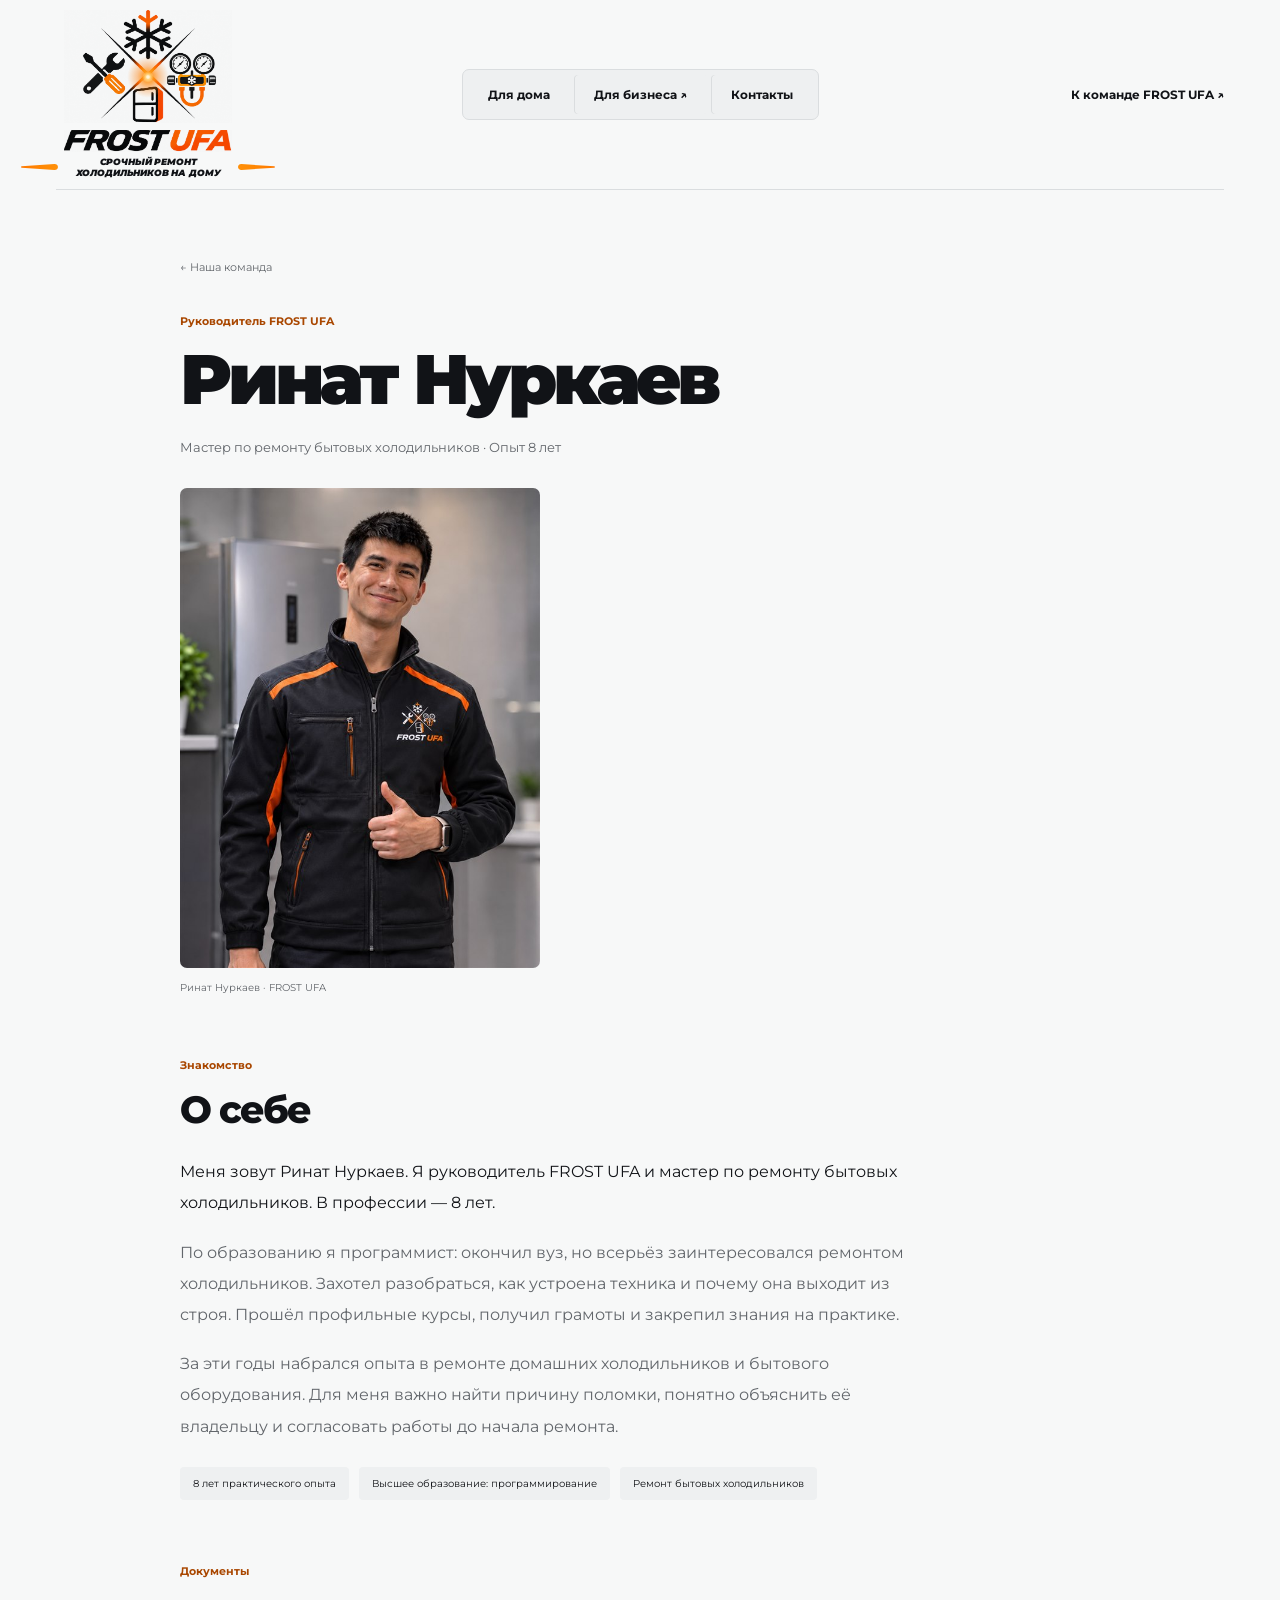
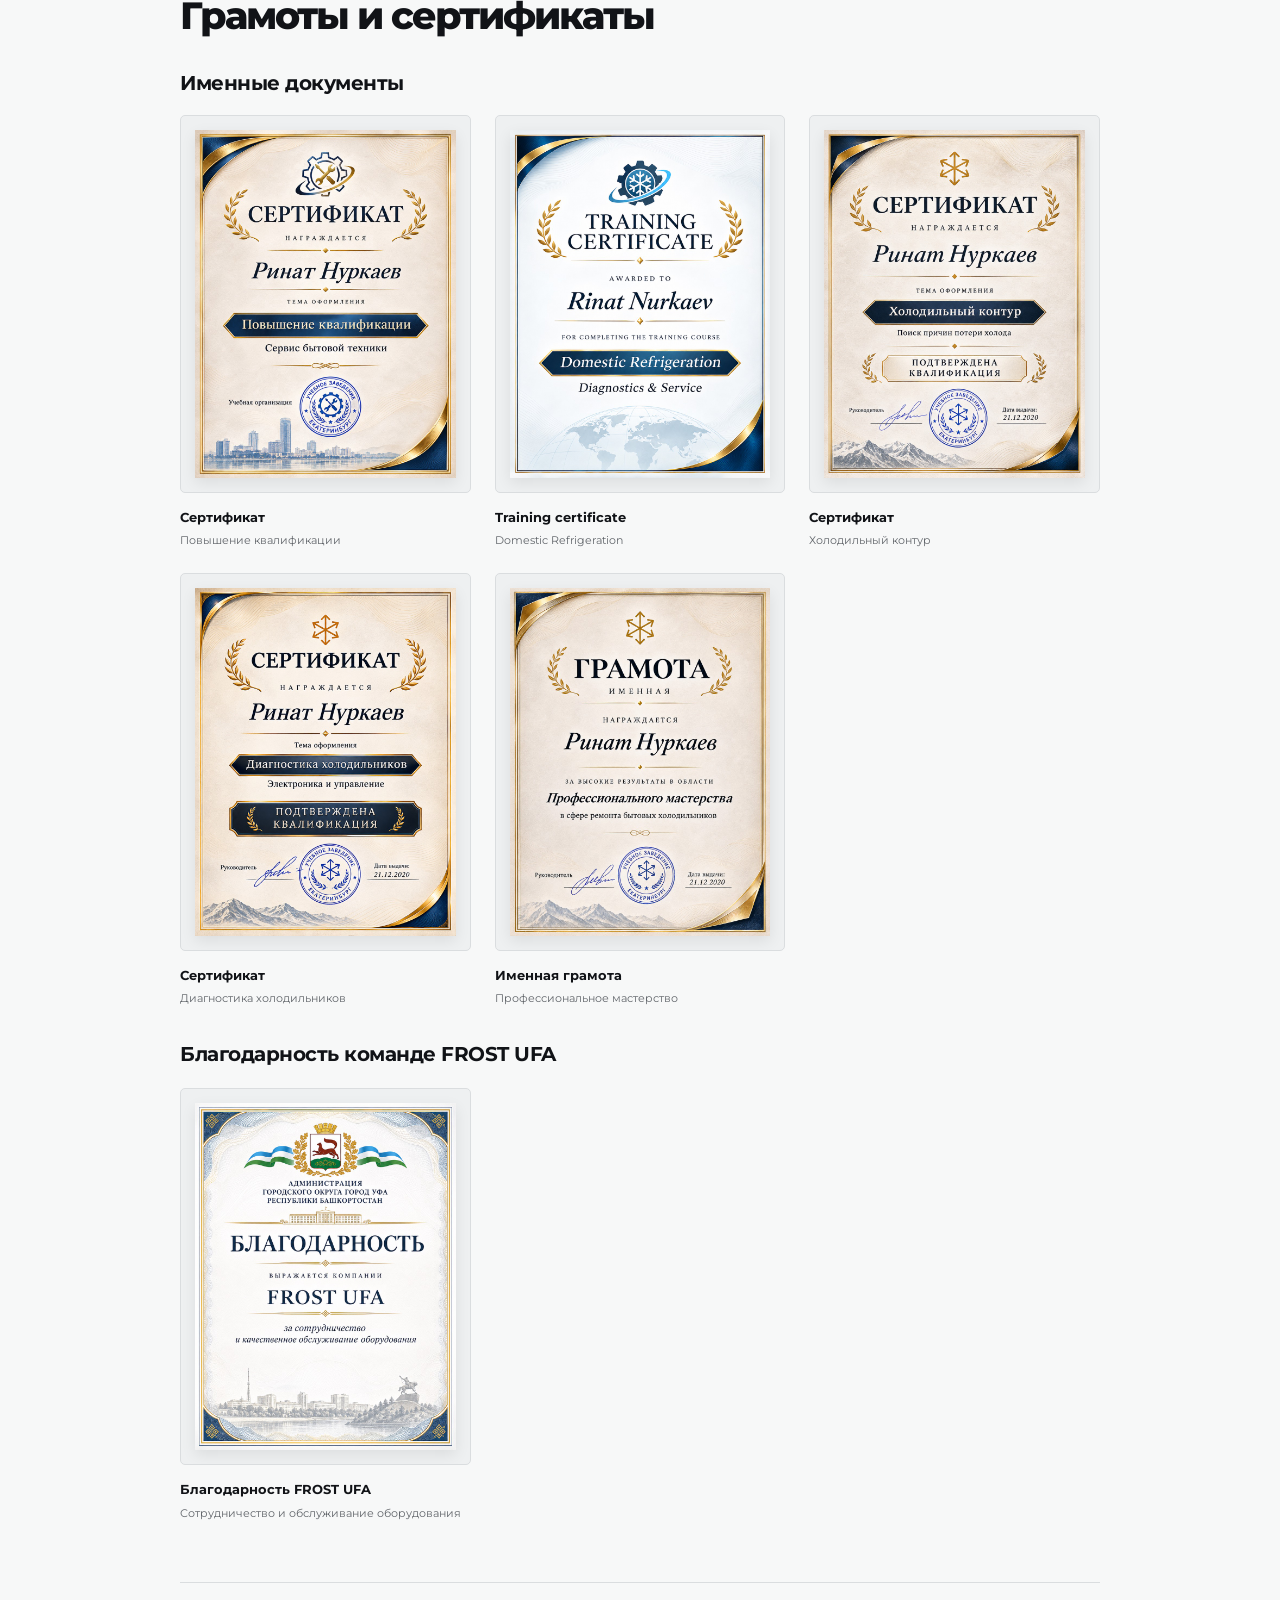
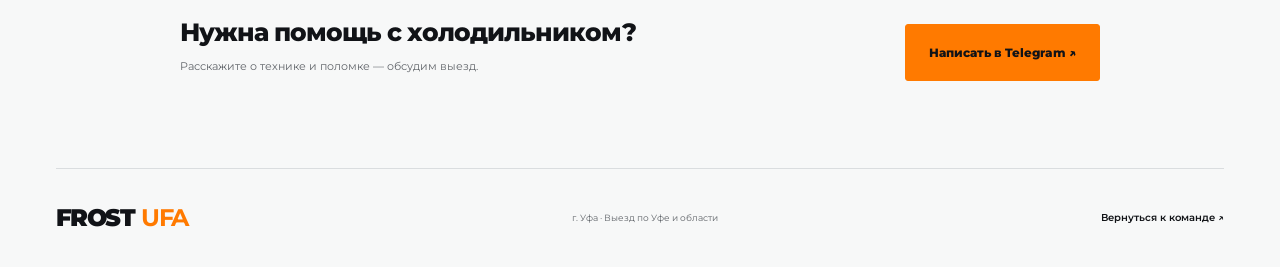
<file: master-1.html>
<!doctype html>
<html lang="ru">
<head>
 <meta charset="UTF-8">
 <meta name="viewport" content="width=device-width,initial-scale=1">
 <meta name="theme-color" content="#f7f8f8">
 <title>Ринат Нуркаев — руководитель и мастер FROST UFA</title>
 <meta name="description" content="Ринат Нуркаев — руководитель FROST UFA и мастер по ремонту бытовых холодильников. Опыт 8 лет, высшее образование в области программирования и профильные курсы.">
 <link rel="preconnect" href="https://fonts.googleapis.com"><link rel="preconnect" href="https://fonts.gstatic.com" crossorigin><link rel="stylesheet" href="https://fonts.googleapis.com/css2?family=Montserrat:wght@400;500;600;650;700;750;800;850;900&display=swap"><link rel="stylesheet" href="styles.css?v=20261103-28">
 <script src="seasons.js?v=20261103-20" defer></script>
<link rel="icon" href="favicon.ico?v=13" sizes="16x16 32x32 48x48"><link rel="icon" href="favicon.svg?v=13" type="image/svg+xml"><link rel="apple-touch-icon" href="apple-touch-icon.png?v=13" sizes="180x180"><link rel="canonical" href="https://achtung666.github.io/-frostufa/master-1.html"><meta property="og:type" content="website"><meta property="og:locale" content="ru_RU"><meta property="og:site_name" content="FROST UFA"><meta property="og:title" content="Ринат Нуркаев — руководитель и мастер FROST UFA"><meta property="og:description" content="Ринат Нуркаев — руководитель FROST UFA и мастер по ремонту бытовых холодильников. Опыт 8 лет, высшее образование в области программирования и профильные курсы."><meta property="og:url" content="https://achtung666.github.io/-frostufa/master-1.html"><meta property="og:image" content="https://achtung666.github.io/-frostufa/assets/logo-light.png"><meta name="twitter:card" content="summary"><script src="documents.js?v=20261103-28" defer></script></head>
<body data-mode="home">
<div id="app">
 <header class="header wrap">
  <a href="index.html" class="brand brand-artwork" aria-label="FROST UFA — главная"><span class="logo-lockup"><span class="logo-emblem" aria-hidden="true"><img class="brand-image" src="assets/logo-light.png" width="1254" height="1254" alt=""></span><span class="logo-name"><img class="brand-image" src="assets/logo-light.png" width="1254" height="1254" alt="FROST UFA"></span><span class="logo-caption"><span>Срочный ремонт<br>холодильников на дому</span></span></span></a>
  <nav class="audiences" aria-label="Навигация"><a href="index.html">Для дома</a><a href="business.html">Для бизнеса ↗</a><a href="index.html#contacts" class="contacts-nav">Контакты</a></nav>
  <a href="index.html#team" class="header-cta">К команде FROST UFA ↗</a>
 </header>
 <main class="master-page wrap">
  <a href="index.html#team" class="master-back">← Наша команда</a>
  <div class="master-title"><span class="section-kicker">Руководитель FROST UFA</span><h1>Ринат Нуркаев</h1><p class="master-role">Мастер по ремонту бытовых холодильников · Опыт 8 лет</p></div>
  <figure class="master-portrait">
   <div class="master-photo"><img src="assets/rinat-uniform.jpg" width="600" height="800" alt="Ринат Нуркаев, руководитель и мастер FROST UFA" fetchpriority="high"></div>
   <figcaption>Ринат Нуркаев · FROST UFA</figcaption>
  </figure>
  <section class="master-about" aria-labelledby="about-master"><span class="section-kicker">Знакомство</span><h2 id="about-master">О себе</h2><div class="master-story"><p>Меня зовут Ринат Нуркаев. Я руководитель FROST UFA и мастер по ремонту бытовых холодильников. В профессии — 8 лет.</p><p>По образованию я программист: окончил вуз, но всерьёз заинтересовался ремонтом холодильников. Захотел разобраться, как устроена техника и почему она выходит из строя. Прошёл профильные курсы, получил грамоты и закрепил знания на практике.</p><p>За эти годы набрался опыта в ремонте домашних холодильников и бытового оборудования. Для меня важно найти причину поломки, понятно объяснить её владельцу и согласовать работы до начала ремонта.</p></div><div class="master-story-guide"><span>8 лет практического опыта</span><span>Высшее образование: программирование</span><span>Ремонт бытовых холодильников</span></div></section>
  <section class="master-documents" aria-labelledby="master-documents-title"><span class="section-kicker">Документы</span><h2 id="master-documents-title">Грамоты и сертификаты</h2><h3 class="document-group-title">Именные документы</h3><div class="documents-gallery"><figure class="document-card"><span class="document-thumbnail"><img src="assets/documents/rinat-development.jpg" width="960" height="1280" loading="lazy" decoding="async" draggable="false" alt="Сертификат — Повышение квалификации"></span><span class="document-card-title">Сертификат</span><span class="document-card-topic">Повышение квалификации</span></figure><figure class="document-card"><span class="document-thumbnail"><img src="assets/documents/rinat-international.jpg" width="960" height="1280" loading="lazy" decoding="async" draggable="false" alt="Training certificate — Domestic Refrigeration"></span><span class="document-card-title">Training certificate</span><span class="document-card-topic">Domestic Refrigeration</span></figure><figure class="document-card"><span class="document-thumbnail"><img src="assets/documents/rinat-cooling.jpg" width="960" height="1280" loading="lazy" decoding="async" draggable="false" alt="Сертификат — Холодильный контур"></span><span class="document-card-title">Сертификат</span><span class="document-card-topic">Холодильный контур</span></figure><figure class="document-card"><span class="document-thumbnail"><img src="assets/documents/rinat-diagnostics.jpg" width="960" height="1280" loading="lazy" decoding="async" draggable="false" alt="Сертификат — Диагностика холодильников"></span><span class="document-card-title">Сертификат</span><span class="document-card-topic">Диагностика холодильников</span></figure><figure class="document-card"><span class="document-thumbnail"><img src="assets/documents/rinat-craft.jpg" width="960" height="1280" loading="lazy" decoding="async" draggable="false" alt="Именная грамота — Профессиональное мастерство"></span><span class="document-card-title">Именная грамота</span><span class="document-card-topic">Профессиональное мастерство</span></figure></div><h3 class="document-group-title">Благодарность команде FROST UFA</h3><div class="documents-gallery documents-gallery-shared"><figure class="document-card"><span class="document-thumbnail"><img src="assets/documents/frostufa-thanks.jpg" width="960" height="1280" loading="lazy" decoding="async" draggable="false" alt="Благодарность FROST UFA — Сотрудничество и обслуживание оборудования"></span><span class="document-card-title">Благодарность FROST UFA</span><span class="document-card-topic">Сотрудничество и обслуживание оборудования</span></figure></div></section>
  <div class="master-contact-panel"><div><h2>Нужна помощь с холодильником?</h2><p>Расскажите о технике и поломке — обсудим выезд.</p></div><a class="button" href="https://t.me/frostufa" target="_blank" rel="noopener noreferrer">Написать в Telegram ↗</a></div>
 </main>
 <footer class="wrap"><a href="index.html" class="footer-wordmark">FROST <b>UFA</b></a><p>г. Уфа · Выезд по Уфе и области</p><a href="index.html#team" class="other-side">Вернуться к команде ↗</a></footer>
</div>
</body>
</html>
</file>
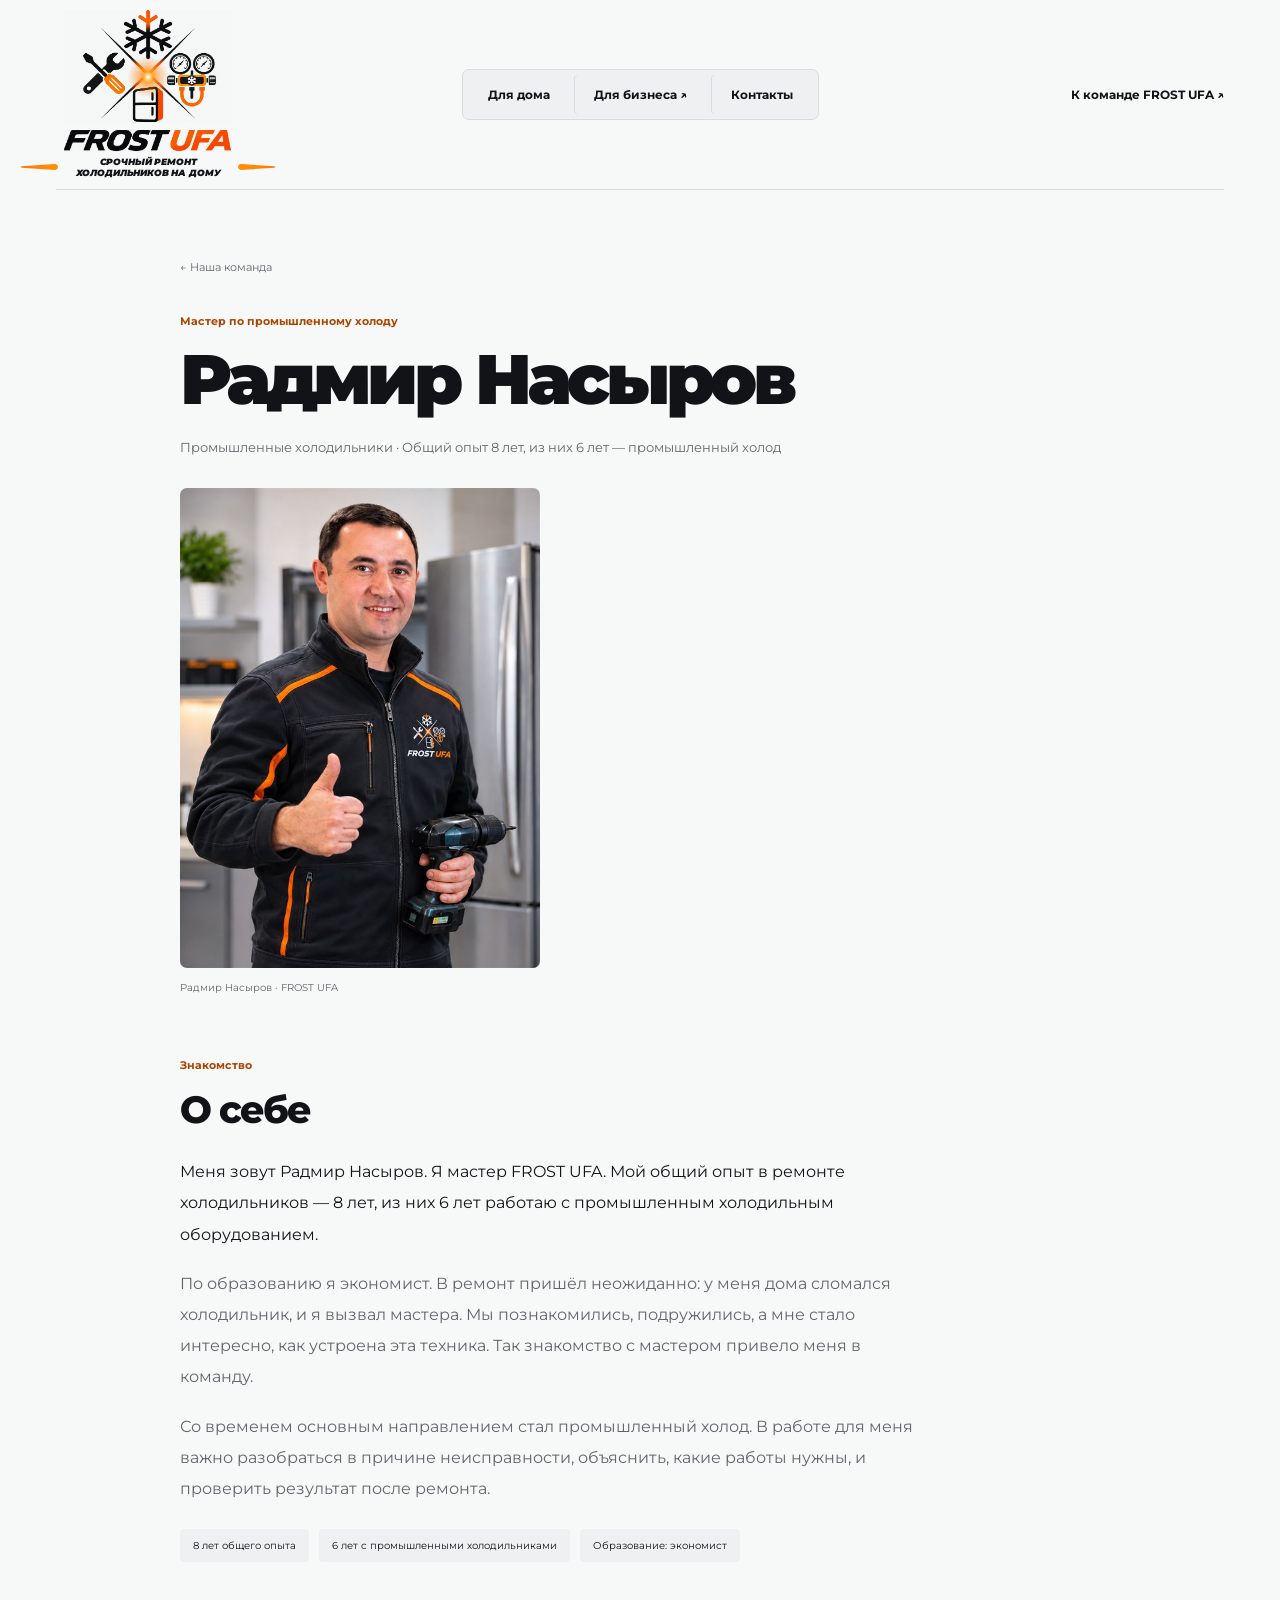
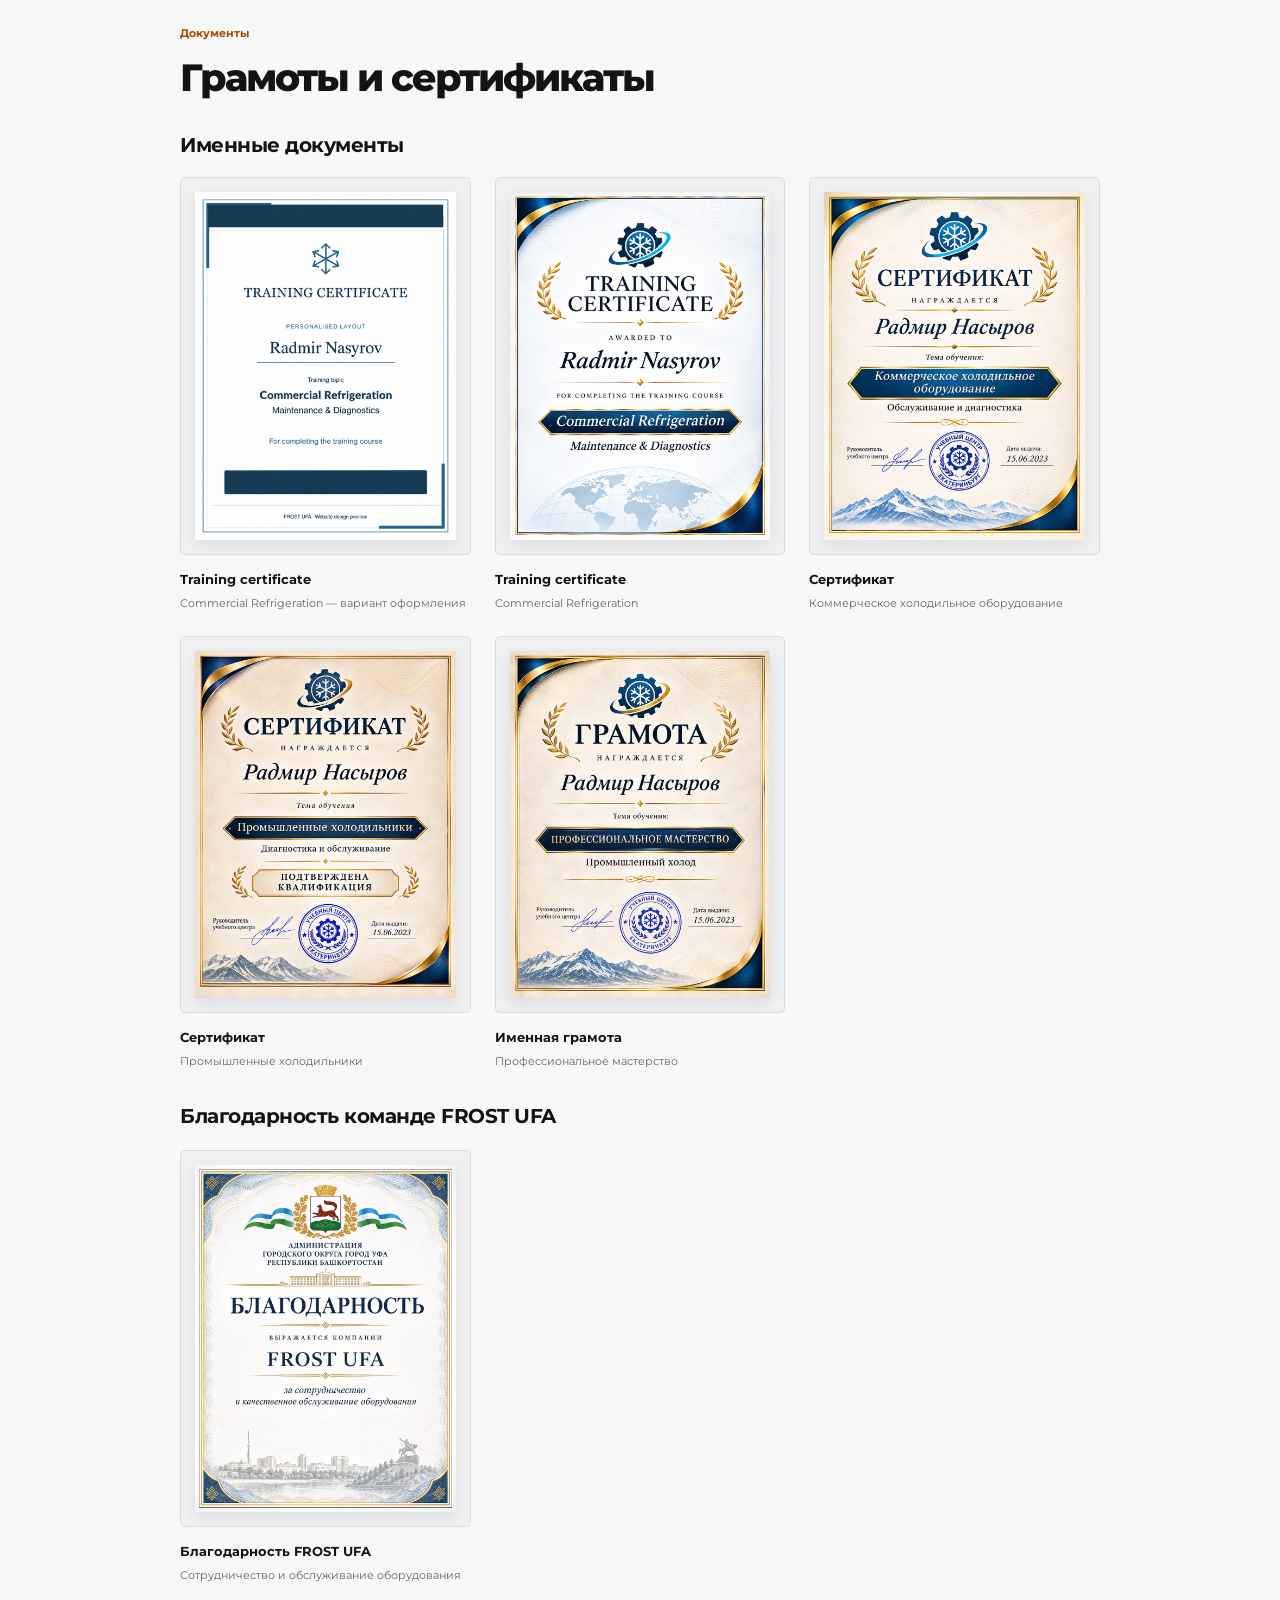
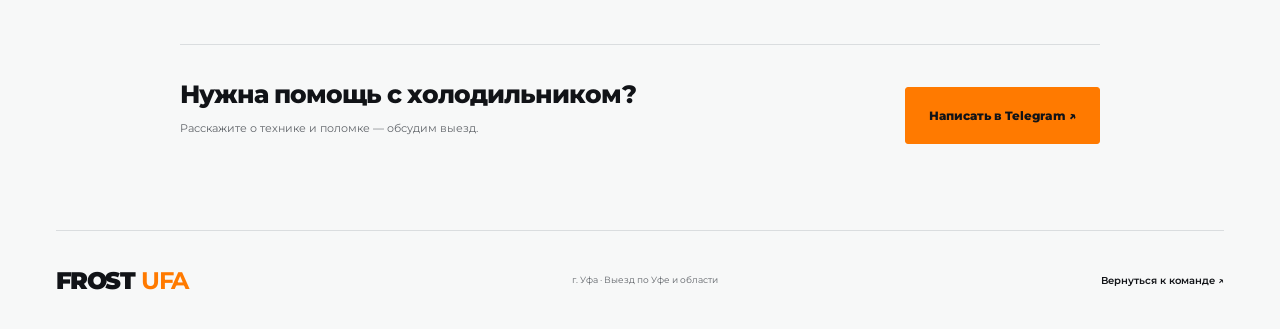
<file: master-2.html>
<!doctype html>
<html lang="ru">
<head>
 <meta charset="UTF-8">
 <meta name="viewport" content="width=device-width,initial-scale=1">
 <meta name="theme-color" content="#f7f8f8">
 <title>Радмир Насыров — мастер по промышленному холоду FROST UFA</title>
 <meta name="description" content="Радмир Насыров — мастер FROST UFA: 8 лет общего опыта, из них 6 лет с промышленными холодильниками. По образованию экономист.">
 <link rel="preconnect" href="https://fonts.googleapis.com"><link rel="preconnect" href="https://fonts.gstatic.com" crossorigin><link rel="stylesheet" href="https://fonts.googleapis.com/css2?family=Montserrat:wght@400;500;600;650;700;750;800;850;900&display=swap"><link rel="stylesheet" href="styles.css?v=20261103-28">
 <script src="seasons.js?v=20261103-20" defer></script>
<link rel="icon" href="favicon.ico?v=13" sizes="16x16 32x32 48x48"><link rel="icon" href="favicon.svg?v=13" type="image/svg+xml"><link rel="apple-touch-icon" href="apple-touch-icon.png?v=13" sizes="180x180"><link rel="canonical" href="https://achtung666.github.io/-frostufa/master-2.html"><meta property="og:type" content="website"><meta property="og:locale" content="ru_RU"><meta property="og:site_name" content="FROST UFA"><meta property="og:title" content="Радмир Насыров — мастер по промышленному холоду FROST UFA"><meta property="og:description" content="Радмир Насыров — мастер FROST UFA: 8 лет общего опыта, из них 6 лет с промышленными холодильниками. По образованию экономист."><meta property="og:url" content="https://achtung666.github.io/-frostufa/master-2.html"><meta property="og:image" content="https://achtung666.github.io/-frostufa/assets/logo-light.png"><meta name="twitter:card" content="summary"><script src="documents.js?v=20261103-28" defer></script></head>
<body data-mode="home">
<div id="app">
 <header class="header wrap">
  <a href="index.html" class="brand brand-artwork" aria-label="FROST UFA — главная"><span class="logo-lockup"><span class="logo-emblem" aria-hidden="true"><img class="brand-image" src="assets/logo-light.png" width="1254" height="1254" alt=""></span><span class="logo-name"><img class="brand-image" src="assets/logo-light.png" width="1254" height="1254" alt="FROST UFA"></span><span class="logo-caption"><span>Срочный ремонт<br>холодильников на дому</span></span></span></a>
  <nav class="audiences" aria-label="Навигация"><a href="index.html">Для дома</a><a href="business.html">Для бизнеса ↗</a><a href="index.html#contacts" class="contacts-nav">Контакты</a></nav>
  <a href="index.html#team" class="header-cta">К команде FROST UFA ↗</a>
 </header>
 <main class="master-page wrap">
  <a href="index.html#team" class="master-back">← Наша команда</a>
  <div class="master-title"><span class="section-kicker">Мастер по промышленному холоду</span><h1>Радмир Насыров</h1><p class="master-role">Промышленные холодильники · Общий опыт 8 лет, из них 6 лет — промышленный холод</p></div>
  <figure class="master-portrait">
   <div class="master-photo"><img src="assets/radmir-uniform.jpg" width="600" height="800" alt="Радмир Насыров, мастер по промышленному холоду FROST UFA" fetchpriority="high"></div>
   <figcaption>Радмир Насыров · FROST UFA</figcaption>
  </figure>
  <section class="master-about" aria-labelledby="about-master"><span class="section-kicker">Знакомство</span><h2 id="about-master">О себе</h2><div class="master-story"><p>Меня зовут Радмир Насыров. Я мастер FROST UFA. Мой общий опыт в ремонте холодильников — 8 лет, из них 6 лет работаю с промышленным холодильным оборудованием.</p><p>По образованию я экономист. В ремонт пришёл неожиданно: у меня дома сломался холодильник, и я вызвал мастера. Мы познакомились, подружились, а мне стало интересно, как устроена эта техника. Так знакомство с мастером привело меня в команду.</p><p>Со временем основным направлением стал промышленный холод. В работе для меня важно разобраться в причине неисправности, объяснить, какие работы нужны, и проверить результат после ремонта.</p></div><div class="master-story-guide"><span>8 лет общего опыта</span><span>6 лет с промышленными холодильниками</span><span>Образование: экономист</span></div></section>
  <section class="master-documents" aria-labelledby="master-documents-title"><span class="section-kicker">Документы</span><h2 id="master-documents-title">Грамоты и сертификаты</h2><h3 class="document-group-title">Именные документы</h3><div class="documents-gallery"><figure class="document-card"><span class="document-thumbnail"><img src="assets/documents/radmir-training-preview.jpg" width="960" height="1280" loading="lazy" decoding="async" draggable="false" alt="Training certificate — Commercial Refrigeration — вариант оформления"></span><span class="document-card-title">Training certificate</span><span class="document-card-topic">Commercial Refrigeration — вариант оформления</span></figure><figure class="document-card"><span class="document-thumbnail"><img src="assets/documents/radmir-international.jpg" width="960" height="1280" loading="lazy" decoding="async" draggable="false" alt="Training certificate — Commercial Refrigeration"></span><span class="document-card-title">Training certificate</span><span class="document-card-topic">Commercial Refrigeration</span></figure><figure class="document-card"><span class="document-thumbnail"><img src="assets/documents/radmir-commercial-service.jpg" width="960" height="1280" loading="lazy" decoding="async" draggable="false" alt="Сертификат — Коммерческое холодильное оборудование"></span><span class="document-card-title">Сертификат</span><span class="document-card-topic">Коммерческое холодильное оборудование</span></figure><figure class="document-card"><span class="document-thumbnail"><img src="assets/documents/radmir-commercial.jpg" width="960" height="1280" loading="lazy" decoding="async" draggable="false" alt="Сертификат — Промышленные холодильники"></span><span class="document-card-title">Сертификат</span><span class="document-card-topic">Промышленные холодильники</span></figure><figure class="document-card"><span class="document-thumbnail"><img src="assets/documents/radmir-craft.jpg" width="960" height="1280" loading="lazy" decoding="async" draggable="false" alt="Именная грамота — Профессиональное мастерство"></span><span class="document-card-title">Именная грамота</span><span class="document-card-topic">Профессиональное мастерство</span></figure></div><h3 class="document-group-title">Благодарность команде FROST UFA</h3><div class="documents-gallery documents-gallery-shared"><figure class="document-card"><span class="document-thumbnail"><img src="assets/documents/frostufa-thanks.jpg" width="960" height="1280" loading="lazy" decoding="async" draggable="false" alt="Благодарность FROST UFA — Сотрудничество и обслуживание оборудования"></span><span class="document-card-title">Благодарность FROST UFA</span><span class="document-card-topic">Сотрудничество и обслуживание оборудования</span></figure></div></section>
  <div class="master-contact-panel"><div><h2>Нужна помощь с холодильником?</h2><p>Расскажите о технике и поломке — обсудим выезд.</p></div><a class="button" href="https://t.me/frostufa" target="_blank" rel="noopener noreferrer">Написать в Telegram ↗</a></div>
 </main>
 <footer class="wrap"><a href="index.html" class="footer-wordmark">FROST <b>UFA</b></a><p>г. Уфа · Выезд по Уфе и области</p><a href="index.html#team" class="other-side">Вернуться к команде ↗</a></footer>
</div>
</body>
</html>
</file>
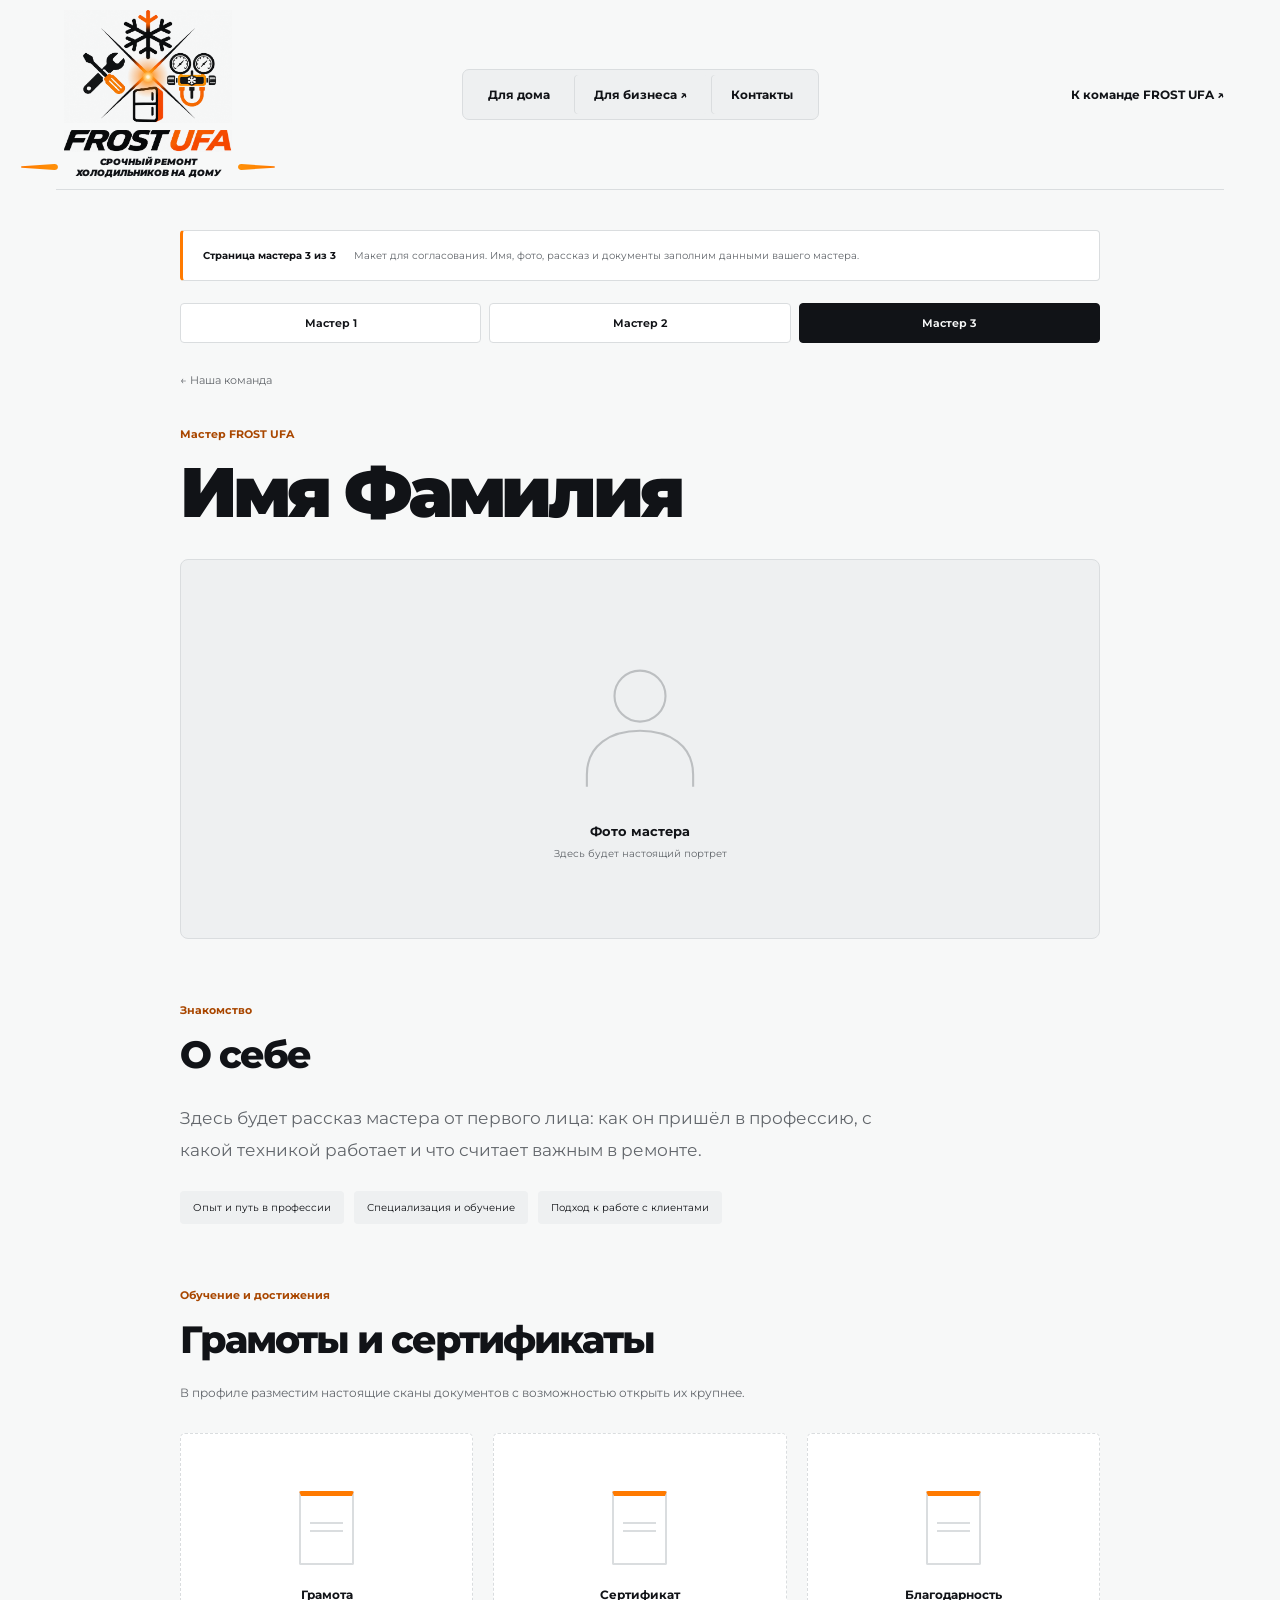
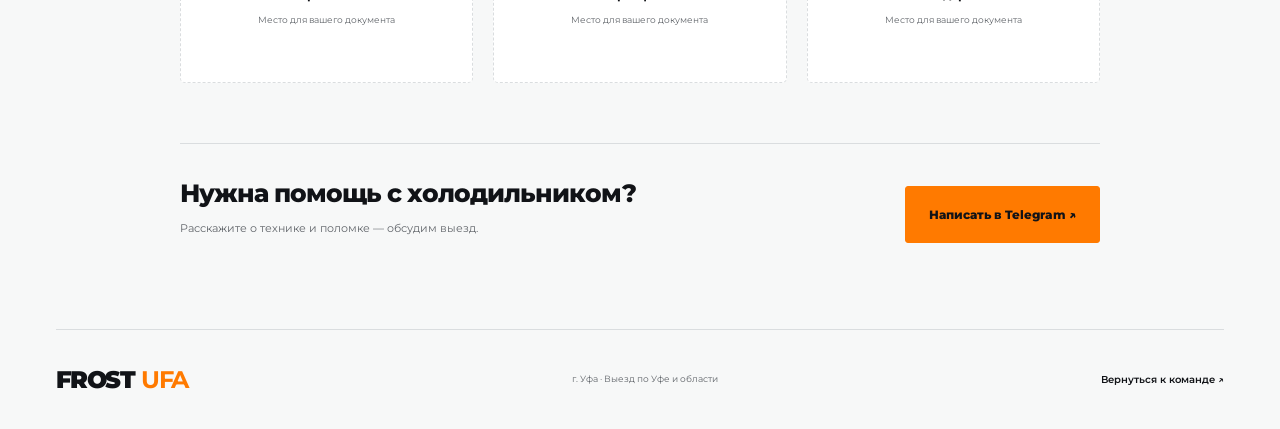
<file: master-3.html>
<!doctype html>
<html lang="ru">
<head>
 <meta charset="UTF-8">
 <meta name="viewport" content="width=device-width,initial-scale=1">
 <meta name="robots" content="noindex,nofollow">
 <meta name="theme-color" content="#f7f8f8">
 <title>Мастер 3 — пример страницы | FROST UFA</title>
 <meta name="description" content="Демонстрационный шаблон личной страницы мастера FROST UFA: фотография, рассказ о себе и документы.">
 <link rel="preconnect" href="https://fonts.googleapis.com"><link rel="preconnect" href="https://fonts.gstatic.com" crossorigin><link rel="stylesheet" href="https://fonts.googleapis.com/css2?family=Montserrat:wght@400;500;600;650;700;750;800;850;900&display=swap"><link rel="stylesheet" href="styles.css?v=20261103-24">
 <script src="seasons.js?v=20261103-20" defer></script>
<link rel="icon" href="favicon.ico?v=13" sizes="16x16 32x32 48x48"><link rel="icon" href="favicon.svg?v=13" type="image/svg+xml"><link rel="apple-touch-icon" href="apple-touch-icon.png?v=13" sizes="180x180"></head>
<body data-mode="home">
<div id="app">
 <header class="header wrap">
  <a href="index.html" class="brand brand-artwork" aria-label="FROST UFA — главная"><span class="logo-lockup"><span class="logo-emblem" aria-hidden="true"><img class="brand-image" src="assets/logo-light.png" width="1254" height="1254" alt=""></span><span class="logo-name"><img class="brand-image" src="assets/logo-light.png" width="1254" height="1254" alt="FROST UFA"></span><span class="logo-caption"><span>Срочный ремонт<br>холодильников на дому</span></span></span></a>
  <nav class="audiences" aria-label="Навигация"><a href="index.html">Для дома</a><a href="business.html">Для бизнеса ↗</a><a href="index.html#contacts" class="contacts-nav">Контакты</a></nav>
  <a href="index.html#team" class="header-cta">К команде FROST UFA ↗</a>
 </header>
 <main class="master-page wrap">
  <div class="profile-preview-note"><strong>Страница мастера 3 из 3</strong><span>Макет для согласования. Имя, фото, рассказ и документы заполним данными вашего мастера.</span></div>
  <nav class="master-profiles-nav" aria-label="Предпросмотр страниц мастеров"><a href="master-1.html">Мастер 1</a><a href="master-2.html">Мастер 2</a><a href="master-3.html" aria-current="page">Мастер 3</a></nav><a href="index.html#team" class="master-back">← Наша команда</a>
  <div class="master-title"><span class="section-kicker">Мастер FROST UFA</span><h1>Имя Фамилия</h1></div>
  <figure class="master-portrait-placeholder" aria-label="Место для фотографии мастера">
   <svg viewBox="0 0 240 240" fill="none" aria-hidden="true"><circle cx="120" cy="82" r="36"/><path d="M45 210v-17c0-42 34-62 75-62s75 20 75 62v17"/></svg>
   <figcaption><strong>Фото мастера</strong><span>Здесь будет настоящий портрет</span></figcaption>
  </figure>
  <section class="master-about" aria-labelledby="about-master"><span class="section-kicker">Знакомство</span><h2 id="about-master">О себе</h2><p class="master-placeholder-copy">Здесь будет рассказ мастера от первого лица: как он пришёл в профессию, с какой техникой работает и что считает важным в ремонте.</p><div class="master-story-guide"><span>Опыт и путь в профессии</span><span>Специализация и обучение</span><span>Подход к работе с клиентами</span></div></section>
  <section class="master-documents" aria-labelledby="master-documents-title"><span class="section-kicker">Обучение и достижения</span><h2 id="master-documents-title">Грамоты и сертификаты</h2><p>В профиле разместим настоящие сканы документов с возможностью открыть их крупнее.</p><div class="document-placeholders"><div><span class="document-outline" aria-hidden="true"></span><strong>Грамота</strong><small>Место для вашего документа</small></div><div><span class="document-outline" aria-hidden="true"></span><strong>Сертификат</strong><small>Место для вашего документа</small></div><div><span class="document-outline" aria-hidden="true"></span><strong>Благодарность</strong><small>Место для вашего документа</small></div></div></section>
  <div class="master-contact-panel"><div><h2>Нужна помощь с холодильником?</h2><p>Расскажите о технике и поломке — обсудим выезд.</p></div><a class="button" href="https://t.me/frostufa" target="_blank" rel="noopener noreferrer">Написать в Telegram ↗</a></div>
 </main>
 <footer class="wrap"><a href="index.html" class="footer-wordmark">FROST <b>UFA</b></a><p>г. Уфа · Выезд по Уфе и области</p><a href="index.html#team" class="other-side">Вернуться к команде ↗</a></footer>
</div>
</body>
</html>
</file>
<file: styles.css>
:root{--bg:#f7f8f8;--paper:#fff;--ink:#111317;--muted:#62666b;--line:#dadddf;--accent:#ff7a00;--scene:#e8edef;--soft:#eef0f1;--orange-ink:#a94700;color-scheme:light}*{box-sizing:border-box}html{scroll-behavior:smooth;scroll-padding-top:25px}body{margin:0;background:var(--bg);color:var(--ink);font-family:Montserrat,Arial,sans-serif}body[data-mode=business]{--bg:#0b0d12;--paper:#14171e;--ink:#f9fafb;--muted:#adb2bb;--line:#30343e;--scene:#202731;--soft:#10131a;--orange-ink:#ff922e;color-scheme:dark}button,input,textarea{font:inherit}a{color:inherit;text-decoration:none}button,a,input,textarea{-webkit-tap-highlight-color:transparent}button{cursor:pointer}button:focus-visible,a:focus-visible,input:focus-visible,textarea:focus-visible{outline:3px solid var(--accent);outline-offset:5px}button:disabled{cursor:default}svg{display:block}button span[aria-hidden],a span[aria-hidden]{font-size:24px}::selection{background:var(--accent);color:#111}.wrap{width:min(1360px,calc(100% - 112px));margin-inline:auto}.header{height:110px;display:flex;align-items:center;justify-content:space-between;gap:24px;border-bottom:1px solid var(--line)}.brand{display:flex;align-items:center;gap:13px;flex-shrink:0}.brand svg{width:48px;height:52px}.brand>span{font-size:27px;font-weight:900;letter-spacing:-1.5px;line-height:1}.brand b,.footer-wordmark b{color:var(--accent)}.brand small{display:block;font-size:9px;letter-spacing:1.5px;font-weight:600;margin-top:9px}.audiences{display:flex;background:var(--soft);padding:5px;border:1px solid var(--line);border-radius:7px;gap:4px}.audiences a{font-size:12px;font-weight:700;padding:12px 20px;border-radius:4px;display:flex;align-items:center;gap:12px}.audiences a[aria-current]{background:var(--ink);color:var(--bg)}.audiences a span[aria-hidden]{font-size:17px}.header-cta{font-weight:700;font-size:12px;display:flex;gap:26px;align-items:center}.hero{display:grid;grid-template-columns:1fr 1fr;gap:55px;padding-top:36px;padding-bottom:38px}.hero-copy{padding:18px 0 10px;align-self:center}.location{display:flex;align-items:center;gap:9px;font-weight:600;font-size:11px;color:var(--muted)}.location>span{width:6px;height:6px;background:var(--accent);border-radius:50%;margin-right:2px}.location i{font-style:normal;color:#a7abad;margin-inline:5px}h1{font-size:clamp(55px,6.6vw,103px);line-height:.97;letter-spacing:-.075em;font-weight:900;margin:33px 0 26px}h1 em{font-style:normal;color:var(--accent)}.intro{font-size:15px;line-height:1.8;color:var(--muted);margin:0 0 27px;max-width:405px}.button{display:inline-flex;align-items:center;justify-content:space-between;gap:40px;background:var(--accent);color:#111317;border:1px solid var(--accent);padding:17px 23px;font-size:12px;font-weight:800;border-radius:3px;min-height:57px}.button:hover{background:#ff932e;border-color:#ff932e}.urgent{font-size:10px;color:var(--muted);margin-top:18px}.urgent span{color:var(--orange-ink);font-size:15px;margin-right:6px}.showroom{position:relative;background:var(--scene);min-width:0;min-height:615px;border-radius:8px;overflow:hidden;display:flex;flex-direction:column;background-image:radial-gradient(ellipse at 50% 40%,#ffffff80,transparent 68%)}body[data-mode=business] .showroom{background-image:radial-gradient(ellipse at 50% 40%,#5b6b7d55,transparent 70%)}.scene-caption{display:flex;justify-content:space-between;padding:24px 26px;font-size:9px;color:var(--muted);position:relative;z-index:2}.serial{font-weight:700;letter-spacing:2px}.fridge-space{flex:1;position:relative;min-height:440px;display:flex;align-items:center;justify-content:center;perspective:1300px;padding:12px 0 24px}.fridge-space:after{content:'';position:absolute;width:64%;height:28px;background:#0b18252e;filter:blur(14px);bottom:14px;border-radius:50%;pointer-events:none}.fridge{position:relative;width:238px;height:420px;z-index:1;perspective:1300px;transform:translateX(18px)}.inside{position:absolute;inset:0;background:linear-gradient(100deg,#c5d2d7,#f3f8fa 40%,#d8e4e9);border:10px solid #b9c3c9;border-radius:14px 10px 6px 6px;box-shadow:15px 5px 0 #9ba7ad,20px 10px 18px #0002,inset 0 0 20px #5b737a50;padding:20px 9px 12px;color:#24323a}.inner-light{height:4px;width:74px;background:#fff;margin:0 auto 18px;box-shadow:0 0 12px 4px white}.inside-title{font-size:10px;font-weight:800;text-align:center;margin:0 0 15px}.shelf-menu{display:grid;gap:11px}.shelf-menu button{display:flex;justify-content:space-between;align-items:center;gap:7px;border:0;border-bottom:5px solid #b0c5cf;background:#ffffffc9;color:#24323a;min-height:48px;padding:10px 8px;font-size:10px;font-weight:700;box-shadow:0 5px 5px #47667515;text-align:left}.shelf-menu button:hover{background:#ff7a00;color:#111}.shelf-menu button span[aria-hidden]{font-size:20px;color:#a94700}.crisper{margin-top:16px;border:2px solid #b5c7cf;border-radius:4px 4px 12px 12px;height:63px;background:#cadae277;display:flex;flex-direction:column;justify-content:center;align-items:center;gap:5px}.crisper span{font-weight:800;font-size:9px;letter-spacing:2px;color:#687d87}.crisper small{font-size:8px;color:#687d87}.fridge-door{position:absolute;inset:0;border:1px solid #e5e9eb;border-radius:14px 10px 7px 7px;background:linear-gradient(105deg,#f7f9fa 0%,#e3e8eb 35%,#c4ccd2 80%,#b4c0c8);box-shadow:inset 3px 0 4px #fff,8px 7px 7px #384c5b38;transform-origin:3% 50%;transition:transform .9s cubic-bezier(.2,.65,.15,1),box-shadow .9s;pointer-events:none;color:#28313a}.is-open .fridge-door{transform:rotateY(-112deg);box-shadow:inset 3px 0 4px #fff,3px 6px 10px #384c5b22}.door-grain{position:absolute;inset:0;border-radius:inherit;background:repeating-linear-gradient(0deg,#ffffff08 0 1px,transparent 1px 3px)}.appliance-brand{position:absolute;top:23px;left:22px;font-size:8px;letter-spacing:1.8px;font-weight:800;color:#5c6a73}.appliance-brand b{color:#cf6100}.freezer-line{position:absolute;left:0;right:0;height:4px;top:111px;background:#8798a566;box-shadow:0 1px 1px #fff}.handle{position:absolute;right:17px;width:9px;border-radius:6px;background:linear-gradient(90deg,#82929d,#f9fbfd 50%,#a5b0b8);box-shadow:3px 1px 3px #51627055}.handle-top{height:53px;top:44px}.handle-bottom{height:108px;top:138px}.door-symbol{position:absolute;top:170px;left:53px;opacity:.85}.door-symbol svg{width:104px;height:104px}.door-sticker{position:absolute;left:23px;bottom:54px;font-size:11px;font-weight:900;line-height:1.2;letter-spacing:-.3px;background:var(--accent);padding:11px 12px;transform:rotate(-7deg);color:#111;box-shadow:0 2px 3px #0001}.door-bottom{position:absolute;bottom:16px;left:23px;font-size:5px;font-weight:700;letter-spacing:.4px;color:#6a7883}.scene-controls{display:flex;align-items:center;justify-content:space-between;gap:15px;padding:18px 23px;border-top:1px solid #667c8e30;position:relative;z-index:2}.scene-help{font-size:9px;line-height:1.6;max-width:160px;color:var(--muted)}.door-toggle{border:1px solid var(--ink);background:var(--ink);color:var(--bg);display:flex;align-items:center;gap:19px;padding:12px 14px;border-radius:3px;font-size:10px;font-weight:700;white-space:nowrap}.door-toggle span{font-size:21px}.conditions{display:grid;grid-template-columns:1fr 1.12fr 1fr;border-block:1px solid var(--line);padding-block:29px;gap:30px}.conditions>div{display:flex;align-items:center;gap:17px}.conditions>div+div{border-left:1px solid var(--line);padding-left:35px}.condition-icon{color:var(--orange-ink);font-size:30px}.conditions p{margin:0;display:grid;gap:7px}.conditions strong{font-size:19px;letter-spacing:-.6px}.conditions p>span{font-size:10px;color:var(--muted)}.service-section{padding-block:100px}.section-heading{display:flex;justify-content:space-between;gap:45px;align-items:end;margin-bottom:42px}.section-kicker{font-size:11px;font-weight:700;color:var(--orange-ink)}h2{font-size:clamp(30px,3vw,46px);line-height:1.13;letter-spacing:-2px;margin:15px 0 0;font-weight:800}.section-heading>p{font-size:12px;line-height:1.8;color:var(--muted);max-width:285px;margin-bottom:2px}.service-list{display:grid;grid-template-columns:1fr 1fr;gap:0 40px}.service{display:flex;align-items:center;gap:22px;border:0;border-top:1px solid var(--line);background:none;color:var(--ink);padding:25px 0;text-align:left}.service:hover strong{color:var(--orange-ink)}.service-sign{font-size:29px;color:var(--orange-ink);min-width:42px;font-weight:500}.service>span:nth-child(2){flex:1}.service strong{font-size:16px;letter-spacing:-.4px}.service small{display:block;color:var(--muted);font-size:10px;line-height:1.8;margin-top:9px;max-width:330px}.service>span:last-child{font-size:26px}.process-section{background:var(--soft);padding-block:75px}.steps{display:grid;grid-template-columns:repeat(4,1fr);gap:30px;list-style:none;padding:0;margin:45px 0 0}.steps li{border-top:1px solid var(--line);padding-top:20px}.steps li>span{font-size:11px;font-weight:700;color:var(--orange-ink)}.steps h3{font-size:14px;margin:24px 0 11px;letter-spacing:-.4px}.steps p{font-size:11px;line-height:1.8;color:var(--muted);max-width:220px}.request-section{padding-block:95px;display:grid;grid-template-columns:1fr 1fr;gap:100px;align-items:start}.request-copy>p{font-size:13px;color:var(--muted);line-height:1.9;max-width:380px;margin-top:24px}.contact-note{font-size:10px;line-height:1.8;color:var(--muted);border-left:2px solid var(--accent);padding-left:16px;margin-top:32px}form{background:var(--paper);border:1px solid var(--line);border-radius:6px;padding:32px}form h3{font-size:18px;margin:0 0 26px;letter-spacing:-.5px}label{display:block;font-size:10px;font-weight:700;margin:18px 0 9px}input,textarea{width:100%;min-width:0;border:1px solid var(--line);border-radius:3px;background:var(--bg);color:var(--ink);padding:12px;font-size:12px}textarea{min-height:90px;resize:vertical}form .button{margin-top:20px;width:100%}.form-note{font-size:9px;line-height:1.8;color:var(--muted);margin:13px 0 0}.copy-button{margin-top:12px;padding:12px;background:var(--ink);color:var(--bg);border:0;font-size:11px}.copy-button+p{font-size:11px;line-height:1.7}footer{border-top:1px solid var(--line);padding-block:32px;display:flex;align-items:center;justify-content:space-between;flex-wrap:wrap;gap:24px}.footer-wordmark{font-size:24px;font-weight:900;letter-spacing:-1.2px}footer p,footer small{font-size:9px;line-height:1.8;color:var(--muted)}.other-side{font-size:10px;font-weight:600;display:flex;gap:22px;align-items:center}dialog{width:min(480px,calc(100% - 32px));background:var(--paper);color:var(--ink);border:1px solid var(--line);border-radius:9px;padding:42px 32px;box-shadow:0 25px 100px #0004}dialog::backdrop{background:#0b0d12aa;backdrop-filter:blur(5px)}dialog h2{font-size:32px;padding-right:15px}dialog p{font-size:13px;line-height:1.8;color:var(--muted)}dialog .dialog-price{padding-top:17px;border-top:1px solid var(--line);font-size:11px}.dialog-close{position:absolute;right:14px;top:10px;font-size:28px;background:none;color:var(--ink);border:0}dialog .button{margin-top:12px;width:100%;gap:10px}body:has(dialog[open]){overflow:hidden}
@media(min-width:1600px){.hero{gap:100px}.showroom{min-height:670px}.fridge{transform:scale(1.12) translateX(12px)}}
@media(max-width:1100px){.wrap{width:calc(100% - 64px)}.header{gap:16px}.brand>span{font-size:23px}.brand svg{width:37px}.brand small{font-size:8px}.audiences a{padding:11px 13px}.header-cta{gap:12px;font-size:10px}.hero{gap:28px}.showroom{min-height:590px}.conditions{gap:15px}.conditions>div+div{padding-left:20px}.conditions strong{font-size:16px}.conditions p>span{font-size:9px}.request-section{gap:45px}.scene-help{max-width:105px}.scene-controls{padding-inline:15px}.door-toggle{gap:10px}.steps{gap:20px}}
@media(max-width:760px){.wrap{width:calc(100% - 36px)}.header{height:auto;min-height:130px;flex-wrap:wrap;padding-block:20px;gap:18px}.brand>span{font-size:24px}.brand svg{width:40px;height:43px}.header-cta{margin-left:auto;font-size:10px;gap:8px}.audiences{order:3;width:100%;justify-content:stretch}.audiences a{flex:1;justify-content:center;padding:10px}.hero{grid-template-columns:1fr;padding-top:26px;gap:25px;padding-bottom:27px}.hero-copy{padding:0}.location{font-size:10px}h1{font-size:clamp(58px,13.5vw,92px);margin-top:26px;margin-bottom:22px;letter-spacing:-.065em}.intro{font-size:13px;max-width:340px;margin-bottom:22px}.urgent{font-size:9px}.showroom{min-height:565px}.scene-caption{padding:20px;font-size:9px}.fridge{transform:translateX(27px);width:222px;height:397px}.fridge-space{min-height:430px}.shelf-menu{gap:8px}.shelf-menu button{min-height:44px}.crisper{height:56px;margin-top:13px}.scene-help{max-width:150px}.scene-controls{padding:15px}.conditions{grid-template-columns:1fr;padding-block:5px;gap:0}.conditions>div{padding:19px 5px;gap:19px}.conditions>div+div{border-left:0;border-top:1px solid var(--line);padding-left:5px}.conditions strong{font-size:18px}.conditions p>span{font-size:10px}.condition-icon{min-width:35px}.service-section{padding-block:60px}.section-heading{display:block;margin-bottom:28px}h2{font-size:32px;letter-spacing:-1.5px}.section-heading>p{margin-top:20px;max-width:350px;font-size:12px}.service-list{grid-template-columns:1fr}.service{gap:15px;padding-block:22px}.service small{font-size:11px}.service strong{font-size:16px}.service-sign{min-width:30px}.process-section{padding-block:50px}.steps{grid-template-columns:1fr 1fr;gap:23px;margin-top:30px}.steps h3{font-size:13px;line-height:1.5;margin-top:16px}.steps p{font-size:11px}.request-section{grid-template-columns:1fr;padding-block:60px;gap:30px}.request-copy>p{font-size:12px}.contact-note{margin-top:22px}form{padding:24px}form h3{font-size:17px}input,textarea{font-size:16px}footer{gap:17px;padding-block:26px}footer p{margin-left:auto;text-align:right}footer small{width:100%}.other-side{width:100%;border-top:1px solid var(--line);padding-top:15px}dialog{padding:36px 24px}.desktop-break{display:none}}
@media(prefers-reduced-motion:reduce){html{scroll-behavior:auto}.fridge-door{transition:none}}
.door-symbol img{display:block;border-radius:4px;box-shadow:0 2px 6px #0001}
@media(max-width:760px){h1{font-size:clamp(48px,13vw,92px)}}

/* Each theme uses its complete supplied artwork at its original aspect ratio. */
.header{display:grid;grid-template-columns:210px minmax(0,1fr) 210px;height:158px;gap:24px}
.header .audiences{justify-self:center}.header-cta{justify-self:end}
.brand-artwork{display:flex;width:184px;height:132px;align-items:center;justify-content:flex-start;padding:0;background:none;border-radius:0}
.brand-image{display:block;width:auto;height:128px;max-width:184px;object-fit:contain}
.footer-logo{width:150px;height:120px;display:flex;align-items:center;justify-content:flex-start;background:none;border-radius:0;flex:none}
.footer-logo img{display:block;width:100%;height:100%;object-fit:contain}
body[data-mode=home] :is(.brand-image,.footer-logo img,.door-symbol img){mix-blend-mode:multiply}
/* Keep the blend backdrop inside the app's stacking context. */
body[data-mode=home] :is(.brand-artwork,.footer-logo) :is(.logo-emblem,.logo-name){background:var(--bg);isolation:isolate}
body[data-mode=home] .door-symbol img{box-shadow:none;border-radius:0}
/* Blend the complete decal against the metallic door, not inside clipped image layers. */
body[data-mode=home] .door-symbol{mix-blend-mode:multiply}
body[data-mode=home] .door-symbol .brand-image{mix-blend-mode:normal}
.header{height:190px}
.brand-artwork{height:auto}
.brand .logo-lockup{font-size:inherit;letter-spacing:normal;line-height:1}
.logo-lockup{--logo-width:168px;display:block;width:var(--logo-width);flex:none;text-align:center}
.logo-emblem,.logo-name{display:block;position:relative;width:100%;overflow:hidden}
.logo-emblem{height:calc(var(--logo-width)*.67)}
.logo-emblem .brand-image,.logo-name .brand-image{display:block;position:absolute;height:auto;max-width:none;object-fit:initial}
.logo-emblem .brand-image{width:106%;left:-3%;top:-4.5%}
body[data-mode=business] .logo-emblem .brand-image{width:126.5%;left:-13.25%;top:-3.3%}
.logo-name{height:calc(var(--logo-width)*.132);margin-top:calc(var(--logo-width)*.04)}
.logo-name .brand-image{width:109.5%;left:-5.1%;top:-561%}
body[data-mode=business] .logo-name .brand-image{width:113%;height:calc(var(--logo-width)*1.027);left:-7.2%;top:-608%}
.logo-caption{display:block;position:relative;margin-top:calc(var(--logo-width)*.025);color:var(--ink);font-size:calc(var(--logo-width)*.0535);font-weight:900;font-style:italic;line-height:1.25;letter-spacing:-.15px;text-transform:uppercase;text-align:center;min-height:calc(var(--logo-width)*.134)}
.logo-caption::before,.logo-caption::after{content:'';display:block;position:absolute;top:calc(50% - var(--logo-width)*.0171);width:calc(var(--logo-width)*.22);height:calc(var(--logo-width)*.0342);background:url("data:image/svg+xml,%3Csvg%20xmlns%3D%22http%3A%2F%2Fwww.w3.org%2F2000%2Fsvg%22%20viewBox%3D%220%200%20720%20112%22%3E%3Cdefs%3E%3ClinearGradient%20id%3D%22orange%22%3E%3Cstop%20stop-color%3D%22%23ff7900%22%2F%3E%3Cstop%20offset%3D%22.7%22%20stop-color%3D%22%23ff8b05%22%2F%3E%3Cstop%20offset%3D%221%22%20stop-color%3D%22%23ff900a%22%2F%3E%3C%2FlinearGradient%3E%3C%2Fdefs%3E%3Cpath%20fill%3D%22url(%23orange)%22%20d%3D%22M12%2044%20650%201C688-2%20720%2020%20720%2056S688%20114%20650%20111L12%2068C-4%2067-4%2045%2012%2044Z%22%2F%3E%3C%2Fsvg%3E") center/100% 100% no-repeat;border-radius:0;animation:brand-orange-pulse 3.2s ease-in-out infinite;pointer-events:none}
.logo-caption::before{right:calc(100% + var(--logo-width)*.035)}
.logo-caption::after{left:calc(100% + var(--logo-width)*.035);transform:scaleX(-1)}
.logo-emblem::after{content:'';position:absolute;left:50%;top:59%;width:calc(var(--logo-width)*.25);height:calc(var(--logo-width)*.25);transform:translate(-50%,-50%);background:radial-gradient(circle,#fff4d4 0 4%,#ffd47f 8%,#ff921acc 19%,#ff7a0066 36%,#ff7a0000 70%);animation:brand-orange-pulse 3.2s ease-in-out infinite;pointer-events:none}
body[data-mode=business] .logo-emblem::after{top:49.5%}
@keyframes brand-orange-pulse{0%,100%{opacity:.25;filter:brightness(.8) drop-shadow(0 0 0 #ff7a0000)}45%,55%{opacity:1;filter:brightness(1.5) drop-shadow(0 0 6px #ff7a00cc)}}
.brand-artwork{justify-content:center}
.footer-logo{width:150px;height:auto}.footer-logo .logo-lockup{--logo-width:150px}
.door-symbol .logo-lockup{--logo-width:104px}
.footer-team-link{display:inline-block;margin-top:9px;color:var(--ink);text-decoration:underline;text-underline-offset:4px}
.team-link{display:inline-flex;align-items:center;gap:12px;color:var(--muted);font-size:10px;font-weight:600;margin-top:4px}
.team-link:hover,.team-contact:hover{color:var(--orange-ink)}

/* Commercial display cabinet: fixed compressor canopy, full-height glazing and grille. */
.commercial-fridge{width:260px;height:430px;border-radius:4px;background:linear-gradient(90deg,#606b73,#c2ccd1 8%,#89959c 90%,#404b53);box-shadow:13px 4px 0 #3b4650,18px 12px 20px #0004}
.commercial-fridge .inside{inset:53px 0 36px;border:10px solid #6c7e8a;border-radius:0;background:linear-gradient(100deg,#c7e3ed,#e8f6fa 48%,#a8c5d1);box-shadow:inset 0 0 18px #345b7166;padding:9px 9px 5px;visibility:hidden}
.commercial-fridge.is-open .inside{visibility:visible}
.commercial-fridge .inner-light{position:absolute;left:3px;top:5px;bottom:5px;width:3px;height:auto;margin:0;background:#ecffff;box-shadow:0 0 9px 3px #c7f7ff}
.commercial-fridge .inside-title{font-size:9px;margin:1px 0 10px}
.commercial-fridge .shelf-menu{gap:8px}
.commercial-fridge .shelf-menu button{min-height:51px;background:#f9feffd9;border-bottom:5px solid #89a4b4;box-shadow:0 7px 6px #143e5020;font-size:10px;padding-inline:12px}
.commercial-fridge .shelf-menu button:hover{background:#ff7a00}
.commercial-fridge .crisper{height:auto;background:none;border:0;margin:12px 0 0;gap:3px}
.commercial-fridge .crisper span{font-size:7px}.commercial-fridge .crisper small{display:none}
.cabinet-canopy{position:absolute;inset:0 0 auto;height:53px;background:linear-gradient(100deg,#2f3b44,#647581 45%,#394853);border:5px solid #7f909d;display:flex;justify-content:space-between;align-items:center;padding:0 13px;color:#fff;border-radius:4px 4px 0 0}
.cabinet-canopy>span:first-child{font-weight:850;letter-spacing:1px;font-size:11px}.cabinet-canopy>span:first-child small{display:block;font-size:5px;font-weight:500;letter-spacing:.65px;margin-top:4px}
.temperature-display{font-family:Consolas,monospace;color:#c3f5ee;background:#12242b;border:2px solid #8195a0;padding:4px 6px;font-size:17px;line-height:1;text-shadow:0 0 6px #98fff466}.temperature-display small{font-size:8px}
.cabinet-plinth{position:absolute;inset:auto 0 0;height:36px;background:linear-gradient(100deg,#798a96,#afbdc5,#687e8b);display:flex;align-items:center;justify-content:space-between;padding:6px 11px}
.vent-grille{width:105px;height:21px;background:repeating-linear-gradient(0deg,#263b47 0 2px,#91a4af 2px 4px);border:1px solid #617984}.cabinet-label{font-size:5px;letter-spacing:.5px;color:#233843;font-weight:700;text-transform:uppercase}
.cabinet-foot{position:absolute;bottom:-9px;width:21px;height:9px;background:#1f2c35;border-radius:0 0 2px 2px}.foot-left{left:13px}.foot-right{right:13px}
.commercial-fridge .fridge-door{inset:53px 0 36px;border:11px solid #637783;border-radius:0;background:linear-gradient(115deg,#13232d,#243c48 55%,#10222d);box-shadow:inset 0 0 0 2px #c5dbe5,3px 4px 7px #12303f77;transform-origin:1% 50%;overflow:hidden}
.commercial-fridge.is-open .fridge-door{transform:rotateY(-109deg);background:linear-gradient(115deg,#13232ded,#243c48e6)}
.glass-reflection{position:absolute;inset:0;background:linear-gradient(115deg,transparent 12%,#fff2 12.5% 24%,transparent 24.5% 63%,#fff1 63.5% 70%,transparent 70.5%);border:1px solid #d8efff88}
.commercial-handle{position:absolute;right:6px;top:23%;width:9px;height:55%;background:linear-gradient(90deg,#506977,#edf7fa 50%,#708f9f);border-radius:4px;box-shadow:3px 2px 4px #142f4266}
.glass-caption{position:absolute;bottom:6px;left:10px;font-size:5px;letter-spacing:.35px;text-transform:uppercase;color:#d2e4ec}

.team-section{padding-block:90px;display:grid;grid-template-columns:1fr 1fr;gap:75px;border-bottom:1px solid var(--line)}
.team-intro>p{font-size:12px;line-height:1.9;color:var(--muted);max-width:470px;margin:18px 0}
.team-intro>p.team-lead{font-size:15px;color:var(--ink);margin-top:28px;line-height:1.8}
.team-contact{display:inline-flex;align-items:center;gap:23px;margin-top:12px;font-size:11px;font-weight:700}
.team-practice{background:var(--paper);border:1px solid var(--line);border-radius:6px;padding:28px 32px}
.experience-mark{display:flex;align-items:baseline;gap:10px;border-bottom:1px solid var(--line);padding-bottom:23px;margin-bottom:24px}
.experience-mark>span{font-size:16px;color:var(--orange-ink)}.experience-mark strong{font-size:64px;line-height:1;font-weight:850;letter-spacing:-4px;color:var(--orange-ink)}
.experience-mark p{font-size:9px;line-height:1.7;color:var(--muted);margin:0 0 0 12px;align-self:center}
.team-principles article+article{margin-top:22px}.team-principles h3{font-size:12px;margin:0 0 8px}.team-principles p{font-size:10px;line-height:1.8;margin:0;color:var(--muted)}
@media(max-width:1100px) and (min-width:761px){.header{grid-template-columns:180px minmax(0,1fr) 150px;gap:12px}.team-section{gap:35px}.team-practice{padding:24px}.experience-mark strong{font-size:54px}.experience-mark p{margin-left:5px;font-size:8px}}
@media(max-width:760px){.header{grid-template-columns:1fr;height:auto;min-height:0;justify-items:center;padding-block:12px 18px;gap:14px}.header .brand-artwork{margin:0;justify-content:center;width:180px;height:120px}.brand-image{height:116px;max-width:180px}.header .audiences{width:100%;order:initial}.header-cta{display:none}.commercial-fridge{width:245px;height:421px;transform:translateX(22px)}.commercial-fridge .shelf-menu button{min-height:48px}.team-section{grid-template-columns:1fr;gap:28px;padding-block:55px}.team-intro>p.team-lead{font-size:14px}.team-intro>p{font-size:12px}.team-practice{padding:25px}.experience-mark strong{font-size:62px}.team-principles h3{font-size:13px}.team-principles p{font-size:11px}.footer-logo{width:125px;height:100px}.team-link{margin-top:6px}}
@media(max-width:760px){.header .brand-artwork{height:auto}.footer-logo{height:auto;width:140px}.footer-logo .logo-lockup{--logo-width:140px}}
@media(prefers-reduced-motion:reduce){.logo-caption::before,.logo-caption::after,.logo-emblem::after{animation:none;opacity:.8;filter:drop-shadow(0 0 3px #ff7a0066)}}
.contact-details{max-width:380px;margin-top:30px}
.telegram-contact{display:flex;align-items:center;justify-content:space-between;gap:20px;padding:18px 20px;background:var(--accent);color:#111317;border-radius:4px;margin-bottom:8px}
.telegram-contact:hover{background:#ff932e}.telegram-contact small,.contact-row small{display:block;font-size:10px;font-weight:600;margin-bottom:5px}.telegram-contact strong{font-size:21px;letter-spacing:-.7px}
.contact-row{display:flex;align-items:center;justify-content:space-between;gap:15px;padding:17px 0;border-bottom:1px solid var(--line)}.contact-row small{color:var(--muted)}.contact-row strong{font-size:14px;font-weight:650;letter-spacing:-.3px}.contact-status{font-size:9px;color:var(--muted);border:1px solid var(--line);padding:5px 7px;border-radius:3px;white-space:nowrap}
.footer-contacts{display:grid;gap:10px;font-size:10px}.footer-contacts>a{font-weight:750;color:var(--orange-ink)}.footer-contacts small{display:block;font-size:8px;color:var(--muted);margin-top:4px}
.form-telegram{display:flex;align-items:center;justify-content:space-between;gap:16px;padding-top:14px;margin-top:14px;border-top:1px solid var(--line);font-size:11px;font-weight:700;color:var(--orange-ink)}
@media(max-width:760px){.footer-contacts{width:100%;border-top:1px solid var(--line);padding-top:18px}.contact-row strong{font-size:13px}.contact-status{font-size:8px}.contact-details{max-width:none}}
.contacts-nav{box-shadow:inset 1px 0 var(--line)}
.telegram-contact{min-height:94px;border-radius:8px;gap:14px;padding:20px 18px;box-shadow:0 5px 16px #ff7a0018;transition:background .2s,box-shadow .2s}
.telegram-contact:hover{box-shadow:0 7px 22px #ff7a0038}.contact-copy{flex:1;min-width:0}.telegram-contact strong{font-size:15px;letter-spacing:-.5px;display:block}.telegram-contact small{font-size:9px;font-weight:500;margin:7px 0 0}
.contact-icon{display:flex;align-items:center;justify-content:center;width:38px;height:38px;flex:none;border-radius:10px;background:var(--soft);color:var(--ink)}.contact-icon svg{width:21px;height:21px}.telegram-icon{background:#11131714;color:#111317}.vk-icon{font-size:16px;font-weight:900;letter-spacing:-1px}
.contact-row{background:var(--paper);border:1px solid var(--line);border-radius:8px;margin-top:10px;padding:16px 14px;gap:12px}.contact-pending{color:var(--muted)}
.social-button{display:flex;align-items:center;gap:10px;min-height:44px;padding:11px 14px;border-radius:6px;font-size:10px;border:1px solid var(--line)}.social-button>svg{width:18px;height:18px;flex:none}.social-button>span:nth-child(2){flex:1}.footer-contacts>.social-telegram{background:var(--accent);color:#111317;border-color:var(--accent);font-weight:750}.social-telegram:hover{background:#ff932e}.social-button span[aria-hidden]{font-size:18px}.social-pending{background:var(--soft);color:var(--muted)}.social-pending small{width:auto;margin:0;border:1px solid var(--line);border-radius:3px;padding:3px 5px;font-size:8px}.social-button .vk-mark{font-size:14px;font-weight:900;letter-spacing:-1px}.footer-phone{padding:4px 2px}.footer-contacts{min-width:205px}
.form-telegram{padding:14px 16px;background:var(--accent);color:#111317;border:0;border-radius:4px;min-height:49px;gap:12px}.form-telegram>svg{width:20px;height:20px;flex:none}.form-telegram>span:nth-child(2){flex:1}.form-telegram:hover{background:#ff932e}
@media(max-width:760px){.audiences a{font-size:11px;padding:10px 7px;gap:4px}.telegram-contact strong{font-size:14px}.contact-icon{width:34px;height:34px}.telegram-contact{gap:10px;padding-inline:14px}.contact-row{padding:14px 11px;gap:9px}.contact-status{white-space:normal;max-width:75px;text-align:center}.footer-contacts{gap:10px}}

/* Seasonal decoration stays behind content and never receives input. */
#app{position:relative;z-index:1}
.seasonal-layer{position:fixed;inset:0;z-index:0;pointer-events:none;overflow:hidden;contain:strict}
.season-particle{position:absolute;left:var(--left);top:-24px;display:block;animation-delay:var(--delay);animation-duration:var(--duration);animation-timing-function:linear;animation-iteration-count:infinite;will-change:transform}
.seasonal-layer.season-winter{z-index:2}
.season-winter .season-particle{width:var(--size);height:var(--size);border-radius:50%;background:#8fadc2;opacity:.62;box-shadow:0 0 3px #d7e9f455;animation-name:season-snowfall}
.season-winter .season-particle:nth-child(3n){background:none;box-shadow:none;border-radius:0}
.season-winter .season-particle:nth-child(3n)::before{content:'❄';display:block;font-family:Arial,sans-serif;font-style:normal;font-size:calc(var(--size)*1.9);line-height:1;color:#7e9fb7}
body[data-mode=business] .season-winter .season-particle{background:#edf8ff;opacity:.7}
body[data-mode=business] .season-winter .season-particle:nth-child(3n){background:none}
body[data-mode=business] .season-winter .season-particle:nth-child(3n)::before{color:#edf8ff}
.season-spring .season-particle,.season-autumn .season-particle{width:1px;height:17px;background:linear-gradient(transparent,#7196af);opacity:.24;animation-name:season-rainfall}
body[data-mode=business] :is(.season-spring,.season-autumn) .season-particle{background:linear-gradient(transparent,#a0c9e0);opacity:.25}
.season-sun{display:block;position:absolute;top:15%;right:7%;width:110px;height:110px;border-radius:50%;background:radial-gradient(circle,#ffd57a 10%,#ffb94888 48%,#ffae2900 72%);box-shadow:0 0 70px 25px #ffc15824;animation:season-sunlight 9s ease-in-out infinite}
.season-paused *{animation-play-state:paused!important}
@keyframes season-snowfall{from{transform:translate3d(0,-15px,0)}to{transform:translate3d(var(--drift),calc(100vh + 50px),0)}}
@keyframes season-rainfall{from{transform:translate3d(0,-24px,0) rotate(12deg)}to{transform:translate3d(-7vw,calc(100vh + 50px),0) rotate(12deg)}}
@keyframes season-sunlight{0%,100%{opacity:.35;transform:scale(.96)}50%{opacity:.65;transform:scale(1.05)}}
.master-page{max-width:920px;padding-block:40px 80px}
.profile-preview-note{display:flex;gap:18px;align-items:center;padding:16px 20px;border:1px solid var(--line);border-left:3px solid var(--accent);background:var(--paper);border-radius:4px;font-size:10px;line-height:1.7;color:var(--muted)}.profile-preview-note strong{color:var(--ink);flex:none}
.master-back{display:inline-block;margin-top:30px;font-size:11px;color:var(--muted)}.master-title{padding:35px 0 28px}.master-title h1{font-size:clamp(36px,5.5vw,72px);line-height:1.1;letter-spacing:-.06em;margin:12px 0 0}
.master-profiles-nav{display:flex;gap:8px;margin-top:22px}.master-profiles-nav a{flex:1;padding:12px;text-align:center;border:1px solid var(--line);border-radius:4px;font-size:11px;font-weight:650;background:var(--paper)}.master-profiles-nav a[aria-current]{background:var(--ink);color:var(--bg);border-color:var(--ink)}
.master-portrait-placeholder{margin:0;min-height:380px;background:var(--soft);border:1px solid var(--line);border-radius:8px;display:flex;flex-direction:column;align-items:center;justify-content:center;gap:15px}.master-portrait-placeholder svg{width:170px;height:170px;stroke:var(--muted);stroke-width:3;opacity:.35}.master-portrait-placeholder figcaption{display:grid;gap:8px;text-align:center;font-size:13px}.master-portrait-placeholder figcaption span{color:var(--muted);font-size:10px}
.master-about,.master-documents{padding-top:60px}.master-placeholder-copy{font-size:17px;line-height:1.9;color:var(--muted);max-width:740px;margin-top:25px}.master-story-guide{display:flex;flex-wrap:wrap;gap:10px;margin-top:25px}.master-story-guide span{font-size:10px;background:var(--soft);padding:10px 13px;border-radius:4px}
.master-documents>p{font-size:12px;line-height:1.8;color:var(--muted);margin-top:20px}.document-placeholders{display:grid;grid-template-columns:repeat(3,1fr);gap:20px;margin-top:30px}.document-placeholders>div{display:flex;flex-direction:column;align-items:center;justify-content:center;min-height:250px;border:1px dashed var(--line);background:var(--paper);border-radius:5px;gap:12px}.document-placeholders strong{font-size:12px}.document-placeholders small{font-size:9px;color:var(--muted)}.document-outline{display:block;width:55px;height:74px;border:2px solid var(--line);border-top:5px solid var(--accent);border-radius:2px;position:relative;margin-bottom:10px}.document-outline:after{content:'';position:absolute;left:9px;right:9px;top:20px;height:20px;background:repeating-linear-gradient(transparent 0 6px,var(--line) 6px 8px)}
.master-contact-panel{display:flex;justify-content:space-between;align-items:center;gap:30px;margin-top:60px;padding-top:35px;border-top:1px solid var(--line)}.master-contact-panel h2{font-size:25px;letter-spacing:-1px;margin:0}.master-contact-panel p{font-size:11px;color:var(--muted);line-height:1.8}
@media(max-width:760px){.season-particle:nth-child(n+13){display:none}.season-sun{right:-20px;width:85px;height:85px}.master-page{padding-block:25px 55px}.profile-preview-note{display:block}.profile-preview-note span{display:block;margin-top:7px}.master-portrait-placeholder{min-height:300px}.master-placeholder-copy{font-size:14px}.document-placeholders{grid-template-columns:1fr}.document-placeholders>div{min-height:205px}.master-contact-panel{display:block}.master-contact-panel .button{margin-top:14px}.master-about,.master-documents{padding-top:40px}}
@media(prefers-reduced-motion:reduce){.seasonal-layer{display:none}}
@media(max-width:760px){.season-winter .season-particle:nth-child(n+13){display:block}.season-winter .season-particle:nth-child(n+27){display:none}}
.master-role{font-size:13px;line-height:1.8;color:var(--muted);margin:18px 0 0}.master-portrait{width:min(100%,360px);margin:0}.rinat-photo{display:block;position:relative;aspect-ratio:3/4;overflow:hidden;background:var(--soft);border-radius:7px}.rinat-photo img{display:block;position:absolute;width:384%;height:auto;max-width:none;left:-168%;top:-81%}.master-portrait figcaption{font-size:10px;color:var(--muted);margin-top:13px}
.master-story{max-width:740px;margin-top:25px}.master-story p{font-size:16px;line-height:1.95;color:var(--muted);margin:0 0 18px}.master-story p:first-child{color:var(--ink)}.documents-pending{display:flex;align-items:center;gap:25px;margin-top:26px;padding:24px;border:1px solid var(--line);border-radius:6px;background:var(--paper)}.documents-pending .document-outline{flex:none;margin:0}.documents-pending p{font-size:12px;line-height:1.8;margin:0}.documents-pending p span{font-size:10px;color:var(--muted)}
.team-members{grid-column:1/-1;border-top:1px solid var(--line);padding-top:30px}.team-members>h3{font-size:20px;letter-spacing:-.6px;margin:0 0 22px}.team-member{display:flex;align-items:center;gap:24px;max-width:570px;padding:20px;background:var(--paper);border:1px solid var(--line);border-radius:8px}.team-member:hover{border-color:var(--accent)}.team-member-photo{width:96px;height:128px;flex:none}.team-member-copy{display:grid;gap:11px}.team-member-copy strong{font-size:23px;letter-spacing:-.8px}.team-member-copy>span:not(.section-kicker){font-size:10px;line-height:1.7;color:var(--muted)}.team-member-copy>.team-member-link{color:var(--orange-ink)!important;font-weight:700}
@media(max-width:760px){.master-story p{font-size:14px}.team-member{gap:17px;padding:15px}.team-member-photo{width:76px;height:102px}.team-member-copy strong{font-size:19px}.team-member-copy .section-kicker{font-size:9px}.team-member-copy>span:not(.section-kicker){font-size:9px}.documents-pending{padding:18px;gap:18px}.documents-pending p{font-size:11px}}
.header .call-master-trigger{display:inline-flex;align-items:center;justify-content:center;gap:14px;min-height:48px;padding:12px 16px;background:var(--accent);color:#111317;border:1px solid var(--accent);border-radius:6px;white-space:nowrap}
.call-master-trigger:hover{background:#ff932e}.call-master-trigger span[aria-hidden]{font-size:21px}
dialog.call-contact-dialog{padding:0;width:min(450px,calc(100% - 32px));border-radius:16px;box-shadow:0 28px 110px #0005}
.call-dialog-header{display:flex;align-items:center;justify-content:space-between;gap:16px;padding:18px 20px;border-bottom:1px solid var(--line)}.call-dialog-header h2{font-size:20px;line-height:1.3;letter-spacing:-.6px;margin:0}.contact-close{display:flex;align-items:center;justify-content:center;width:40px;height:40px;flex:none;background:var(--soft);color:var(--ink);border:1px solid var(--line);border-radius:10px;font-size:26px}
.call-dialog-body{padding:17px 20px 20px}.call-dialog-body>p{font-size:11px;line-height:1.7;margin:0 0 15px}.contact-option{width:100%;display:flex;align-items:center;gap:13px;padding:16px 15px;background:var(--soft);color:var(--ink);border:1px solid var(--line);border-radius:12px;text-align:left;margin-top:10px;min-height:76px}.contact-option>span:nth-child(2){flex:1;min-width:0}.contact-option strong{display:block;font-size:12px;line-height:1.5;font-weight:800;letter-spacing:-.25px}.contact-option small{display:block;font-size:10px;font-weight:500;line-height:1.6;margin-top:3px}.contact-option-icon{display:flex;align-items:center;justify-content:center;width:28px;flex:none}.contact-option-icon svg{width:23px;height:23px}.contact-option-primary{background:var(--accent);color:#111317;border-color:var(--accent)}.contact-option:not(:disabled):hover{border-color:var(--accent)}.contact-option-primary:hover{background:#ff932e}.contact-option-unavailable{color:var(--muted);opacity:.72;cursor:default}.call-dialog-body .callback-disclaimer{font-size:9px;line-height:1.7;color:var(--muted);margin:16px 2px 0}
@media(max-width:1100px){.header .call-master-trigger{font-size:10px;padding-inline:12px;gap:8px}}
@media(max-width:760px){.header .call-master-trigger{width:100%;font-size:12px;justify-self:stretch}.call-dialog-header{padding:16px}.call-dialog-body{padding:14px 16px 18px}.contact-option{padding:14px 12px;gap:10px}.contact-option strong{font-size:11px}.contact-option small{font-size:9px}}
.home-temperature{position:absolute;top:61px;left:23px}.home-temperature .temperature-display{display:inline-flex;align-items:baseline;gap:2px;min-width:70px;justify-content:center;font-size:20px;padding:6px 8px;border-color:#8b9da7;border-radius:3px}
.temperature-display{font-variant-numeric:tabular-nums;transition:color .4s,background .4s,box-shadow .4s}.thermal-status{letter-spacing:0;font-size:9px;white-space:nowrap;text-align:right;align-self:center;color:var(--muted)}.thermal-status[data-condition=warming]{color:var(--orange-ink)}.thermal-status[data-condition=broken]{color:#c03923;font-weight:800}.thermal-status[data-condition=repaired]{color:#248066}
.fridge[data-condition=warming] .temperature-display{color:#ffd18c;background:#31281c;border-color:#b58045}.fridge[data-condition=broken] .temperature-display{color:#ffb09b;background:#351b20;border-color:#da795f;animation:temperature-fault 1.6s ease-in-out infinite}.fridge[data-condition=repaired] .temperature-display{color:#b8fff0;background:#12352e;border-color:#78c2aa;box-shadow:0 0 12px #69deb436}
.fridge[data-condition=broken] .inner-light{background:#ffc08d;box-shadow:0 0 12px 4px #ff7a0066}.fridge[data-condition=repaired] .inner-light{background:#e6ffff;box-shadow:0 0 12px 4px #a6f2ed88}
body[data-mode=business] .thermal-status[data-condition=broken]{color:#ff9b7e}body[data-mode=business] .thermal-status[data-condition=repaired]{color:#91dfc8}
@keyframes temperature-fault{0%,100%{box-shadow:0 0 3px #ff673333;filter:brightness(.9)}50%{box-shadow:0 0 14px #ff673377;filter:brightness(1.35)}}
@media(prefers-reduced-motion:reduce){.temperature-display{transition:none}.fridge[data-condition=broken] .temperature-display{animation:none}}

.team-contact.js-request-form{background:none;border:0;padding:0;text-align:left}
dialog.request-dialog{width:min(520px,calc(100% - 30px));padding:0;max-height:calc(100dvh - 32px);border-radius:14px;overflow:auto}
.request-dialog .call-dialog-header{position:sticky;top:0;z-index:1;background:var(--paper)}
.request-dialog form{border:0;border-radius:0;padding:5px 25px 25px;background:var(--paper)}
.request-dialog .call-dialog-header h2{font-size:20px}
.coverage-card{border:1px solid var(--line);border-radius:8px;background:var(--paper);padding:25px;min-width:0}
.coverage-heading{display:flex;align-items:center;justify-content:space-between;gap:20px;margin-bottom:22px}.coverage-heading h3{font-size:27px;letter-spacing:-1px;margin:9px 0 0}.coverage-mark{font-size:10px;letter-spacing:2px;color:var(--muted);font-weight:750}
.radar-stage{position:relative;aspect-ratio:1;width:100%;max-width:440px;margin-inline:auto;overflow:hidden;border-radius:6px;border:1px solid var(--line);background:var(--soft);isolation:isolate;background-image:linear-gradient(#8294a30c 1px,transparent 1px),linear-gradient(90deg,#8294a30c 1px,transparent 1px);background-size:9% 9%}
.coverage-map{position:absolute;inset:0;width:100%;height:100%;z-index:1}.map-rivers{stroke:#92b3c333;stroke-width:15}.map-land{fill:#ff7a000a;stroke:#d0a07166;stroke-width:1.7}.map-streets{stroke:#94a2aa77;stroke-width:2}.map-road-outside{stroke:#94a2aa55;stroke-width:2;stroke-dasharray:5 5}.map-city-label{fill:var(--ink);font-family:Montserrat,Arial,sans-serif;font-size:19px;font-weight:850;letter-spacing:5px}.map-water-label{fill:var(--muted);font-size:10px;font-family:Montserrat,Arial,sans-serif;letter-spacing:2px}
.radar-rings{position:absolute;inset:8%;border-radius:50%;border:1px solid #ff7a0033;z-index:0}.radar-rings i{position:absolute;border:1px solid #ff7a0029;border-radius:50%;inset:16%}.radar-rings i:nth-child(2){inset:33%}.radar-rings i:nth-child(3){inset:-12%;border-style:dashed;opacity:.5}
.radar-sweep{position:absolute;inset:8%;border-radius:50%;background:conic-gradient(from 0deg,transparent 0deg 286deg,#ff7a0007 300deg,#ff7a003d 356deg,#ff9a4666 359deg,transparent 360deg);animation:coverage-sweep 9s linear infinite;z-index:0}
.radar-point{position:absolute;display:block;width:7px;height:7px;transform:translate(-50%,-50%);border-radius:50%;background:#ff8b20;box-shadow:0 0 9px #ff7a0099;z-index:2}.radar-point:after{content:'';position:absolute;inset:-1px;border-radius:50%;border:1px solid #ff8b20;animation:coverage-ping 3.4s ease-out infinite;animation-delay:var(--pulse-delay)}
.radar-compass{position:absolute;right:14px;top:13px;font-size:9px;color:var(--muted);z-index:2}.coverage-legend{display:flex;align-items:center;justify-content:space-between;gap:12px;font-size:9px;color:var(--muted);margin-top:19px}.coverage-legend>span:first-child{display:flex;align-items:center;gap:7px;color:var(--ink);font-weight:600}.coverage-legend i{width:6px;height:6px;display:inline-block;border-radius:50%;background:var(--accent);box-shadow:0 0 7px #ff7a0077}.coverage-note{font-size:10px;line-height:1.8;color:var(--muted);margin:17px 0}.radar-request{display:flex;width:100%;font-size:11px;padding:14px 17px;min-height:49px}
body[data-mode=business] .map-rivers{stroke:#6c93a333}body[data-mode=business] .map-land{fill:#ff7a0008;stroke:#ffab5755}body[data-mode=business] .map-streets{stroke:#96abb54d}
@keyframes coverage-sweep{to{transform:rotate(360deg)}}
@keyframes coverage-ping{0%{transform:scale(1);opacity:.85}85%,100%{transform:scale(4.5);opacity:0}}
@media(max-width:760px){.coverage-card{padding:20px}.request-dialog form{padding:3px 20px 22px}.coverage-heading h3{font-size:24px}.coverage-note{font-size:9px}.coverage-legend{font-size:8px}}
@media(prefers-reduced-motion:reduce){.radar-sweep,.radar-point:after{animation:none}.radar-point:after{transform:scale(2);opacity:.3}}

.master-photo{display:block;position:relative;aspect-ratio:3/4;overflow:hidden;background:var(--soft);border-radius:7px}.master-photo img{display:block;width:100%;height:100%;object-fit:cover;object-position:center top}.team-members-grid{display:grid;grid-template-columns:repeat(2,minmax(0,1fr));gap:20px}.team-members-grid .team-member{max-width:none;min-width:0}.portrait-edit-note{font-size:10px;color:var(--muted);line-height:1.7;margin-top:8px}@media(max-width:1050px){.team-members-grid{grid-template-columns:1fr}}
/* Sample document gallery: paper previews with explicit specimen labels. */
.document-preview-notice{padding:18px 20px;background:var(--soft);border-left:3px solid var(--accent);max-width:760px}.document-preview-notice strong{color:var(--ink)}.document-group-title{font-size:20px;letter-spacing:-.5px;margin:34px 0 20px}.documents-gallery{display:grid;grid-template-columns:repeat(3,minmax(0,1fr));gap:24px}.documents-gallery-shared{margin-top:22px}.document-card{display:block;min-width:0;border-radius:4px}.document-card:focus-visible{outline:3px solid var(--accent);outline-offset:6px}.document-thumbnail{display:block;position:relative;padding:14px;background:var(--soft);border:1px solid var(--line);border-radius:5px;overflow:hidden}.document-thumbnail img{display:block;width:100%;height:auto;aspect-ratio:3/4;box-shadow:0 5px 14px #0b0d1214}.document-sample-badge{position:absolute;left:12px;top:12px;padding:6px 10px;border-radius:3px;background:#17212a;color:#fff;font-size:10px;font-weight:700}.document-enlarge{position:absolute;right:12px;bottom:12px;display:grid;place-items:center;background:var(--accent);color:#111;width:32px;height:32px;border-radius:50%;font-size:20px}.document-card-title,.document-card-topic{display:block}.document-card-title{font-size:13px;font-weight:700;margin-top:15px;line-height:1.5}.document-card-topic{font-size:11px;line-height:1.65;color:var(--muted);margin-top:4px}.document-card:hover .document-thumbnail{border-color:var(--accent)}.document-viewer{width:min(900px,calc(100% - 24px));max-width:900px;max-height:calc(100dvh - 24px);padding:0;background:var(--paper);color:var(--ink);border:1px solid var(--line);border-radius:9px;overflow:auto}.document-viewer::backdrop{background:#050a12b8;backdrop-filter:blur(4px)}.document-viewer-header{display:flex;align-items:center;justify-content:space-between;gap:16px;padding:16px 20px;border-bottom:1px solid var(--line)}.document-viewer-header h2{font-size:16px;letter-spacing:-.3px;margin:0;line-height:1.5}.document-viewer-header .contact-close{flex:none}.document-viewer-note{font-size:11px;line-height:1.7;padding:12px 20px;margin:0;background:var(--soft)}.document-viewer>img{display:block;width:auto;height:auto;max-width:calc(100% - 32px);max-height:calc(100dvh - 180px);margin:16px auto;object-fit:contain}@media(max-width:600px){.documents-gallery{grid-template-columns:repeat(2,minmax(0,1fr));gap:22px 14px}.document-thumbnail{padding:8px}.document-sample-badge{font-size:9px;padding:5px 7px;left:7px;top:7px}.document-card-title{font-size:12px}.document-card-topic{font-size:10px}.document-viewer-header{padding:12px}.document-viewer-header h2{font-size:13px}.document-viewer-note{padding:10px 12px;font-size:10px}.document-group-title{font-size:18px}}
/* Keep navigation segments distinct on shared master profiles too. */
.audiences a+a{box-shadow:inset 1px 0 var(--line)}
.document-card{margin:0}.document-thumbnail{-webkit-touch-callout:none;user-select:none;-webkit-user-select:none}.document-thumbnail img{pointer-events:none;-webkit-user-drag:none}.document-card:hover .document-thumbnail{border-color:var(--line)}
/* Stop decorative work in hidden tabs. */
.page-paused *, .page-paused *::before, .page-paused *::after{animation-play-state:paused!important}
/* Keep document images out of browser printouts and Save as PDF. */
@media print{.master-documents .document-thumbnail{visibility:hidden}}
</file>
